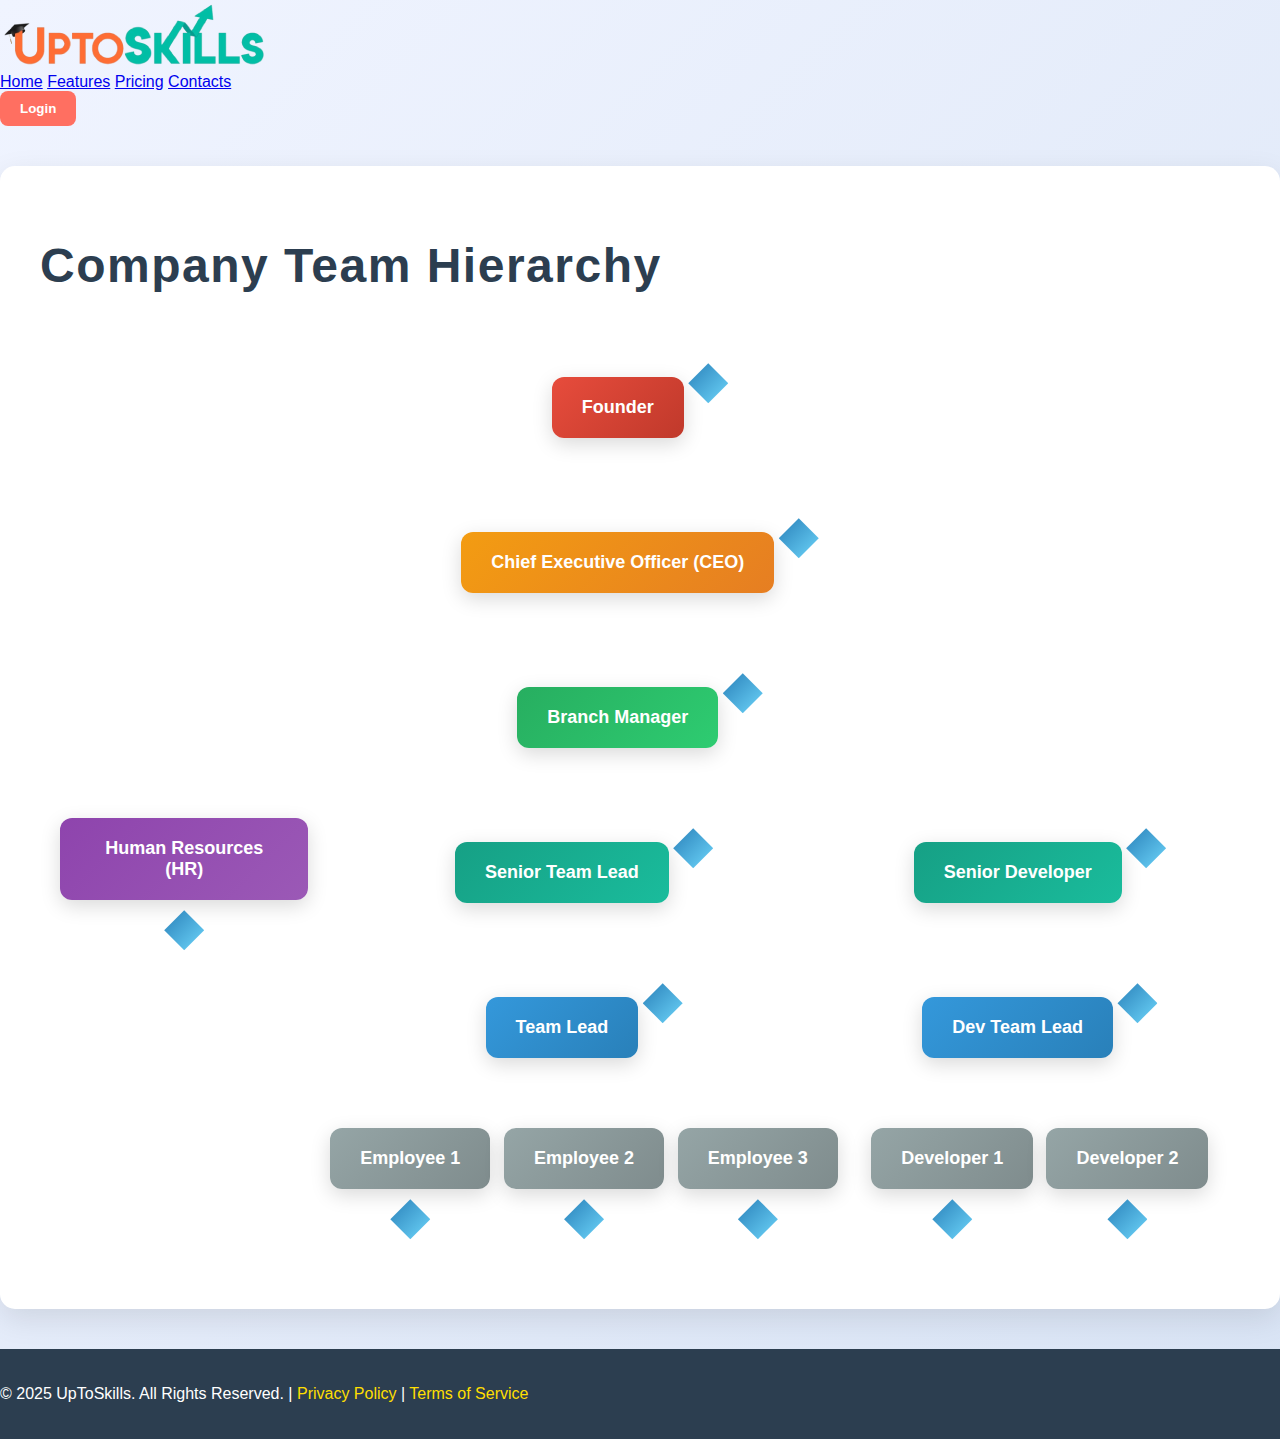
<file: team hierarchy/index.html>
<!DOCTYPE html>
<html lang="en">

<head>
    <meta charset="UTF-8">
    <meta name="viewport" content="width=device-width, initial-scale=1.0">
    <title>compant team hierarchy</title>
    <link rel="stylesheet" href="style.css">
</head>

<body>
    <nav>
        <div class="logo">
            <img src="upto logo.png" alt="HRMS Logo">
        </div>
        <div class="n-links">
            <a href=".1">Home</a>
            <a href=".2">Features</a>
            <a href=".3">Pricing</a>
            <a href=".4">Contacts</a>
        </div>
        <div>
            <button class="cta-button" onclick="window.location.href='#'">Login</button>
        </div>
    </nav>
    <div class="hierarchy-container mt-5">
        <h1>Company Team Hierarchy</h1>
        <div class="org-chart">
            <ul>
                <li>
                    <div class="role founder">Founder</div>
                    <div class="arrow"></div>
                    <ul>
                        <li>
                            <div class="role ceo">Chief Executive Officer (CEO)</div>
                            <div class="arrow"></div>
                            <ul>
                                <li>
                                    <div class="role branch-manager">Branch Manager</div>
                                    <div class="arrow"></div>
                                    <ul>
                                        <li>
                                            <div class="role hr">Human Resources (HR)</div>
                                            <div class="arrow"></div>
                                        </li>
                                        <li>
                                            <div class="role senior-team-lead">Senior Team Lead</div>
                                            <div class="arrow"></div>
                                            <ul>
                                                <li>
                                                    <div class="role team-lead">Team Lead</div>
                                                    <div class="arrow"></div>
                                                    <ul>
                                                        <li>
                                                            <div class="role employee">Employee 1</div>
                                                            <div class="arrow"></div>
                                                        </li>
                                                        <li>
                                                            <div class="role employee">Employee 2</div>
                                                            <div class="arrow"></div>
                                                        </li>
                                                        <li>
                                                            <div class="role employee">Employee 3</div>
                                                            <div class="arrow"></div>
                                                        </li>
                                                    </ul>
                                                </li>
                                            </ul>
                                        </li>
                                        <li>
                                            <div class="role senior-team-lead">Senior Developer</div>
                                            <div class="arrow"></div>
                                            <ul>
                                                <li>
                                                    <div class="role team-lead">Dev Team Lead</div>
                                                    <div class="arrow"></div>
                                                    <ul>
                                                        <li>
                                                            <div class="role employee">Developer 1</div>
                                                            <div class="arrow"></div>
                                                        </li>
                                                        <li>
                                                            <div class="role employee">Developer 2</div>
                                                            <div class="arrow"></div>
                                                        </li>
                                                    </ul>
                                                </li>
                                            </ul>
                                        </li>
                                    </ul>
                                </li>
                            </ul>
                        </li>
                    </ul>
                </li>
            </ul>
        </div>
    </div>

    <footer class="text-center">
        <p>&copy; 2025 UpToSkills. All Rights Reserved. | <a href="#">Privacy Policy</a> | <a href="#">Terms of Service</a></p>
    </footer>

</body>

</html>
</file>
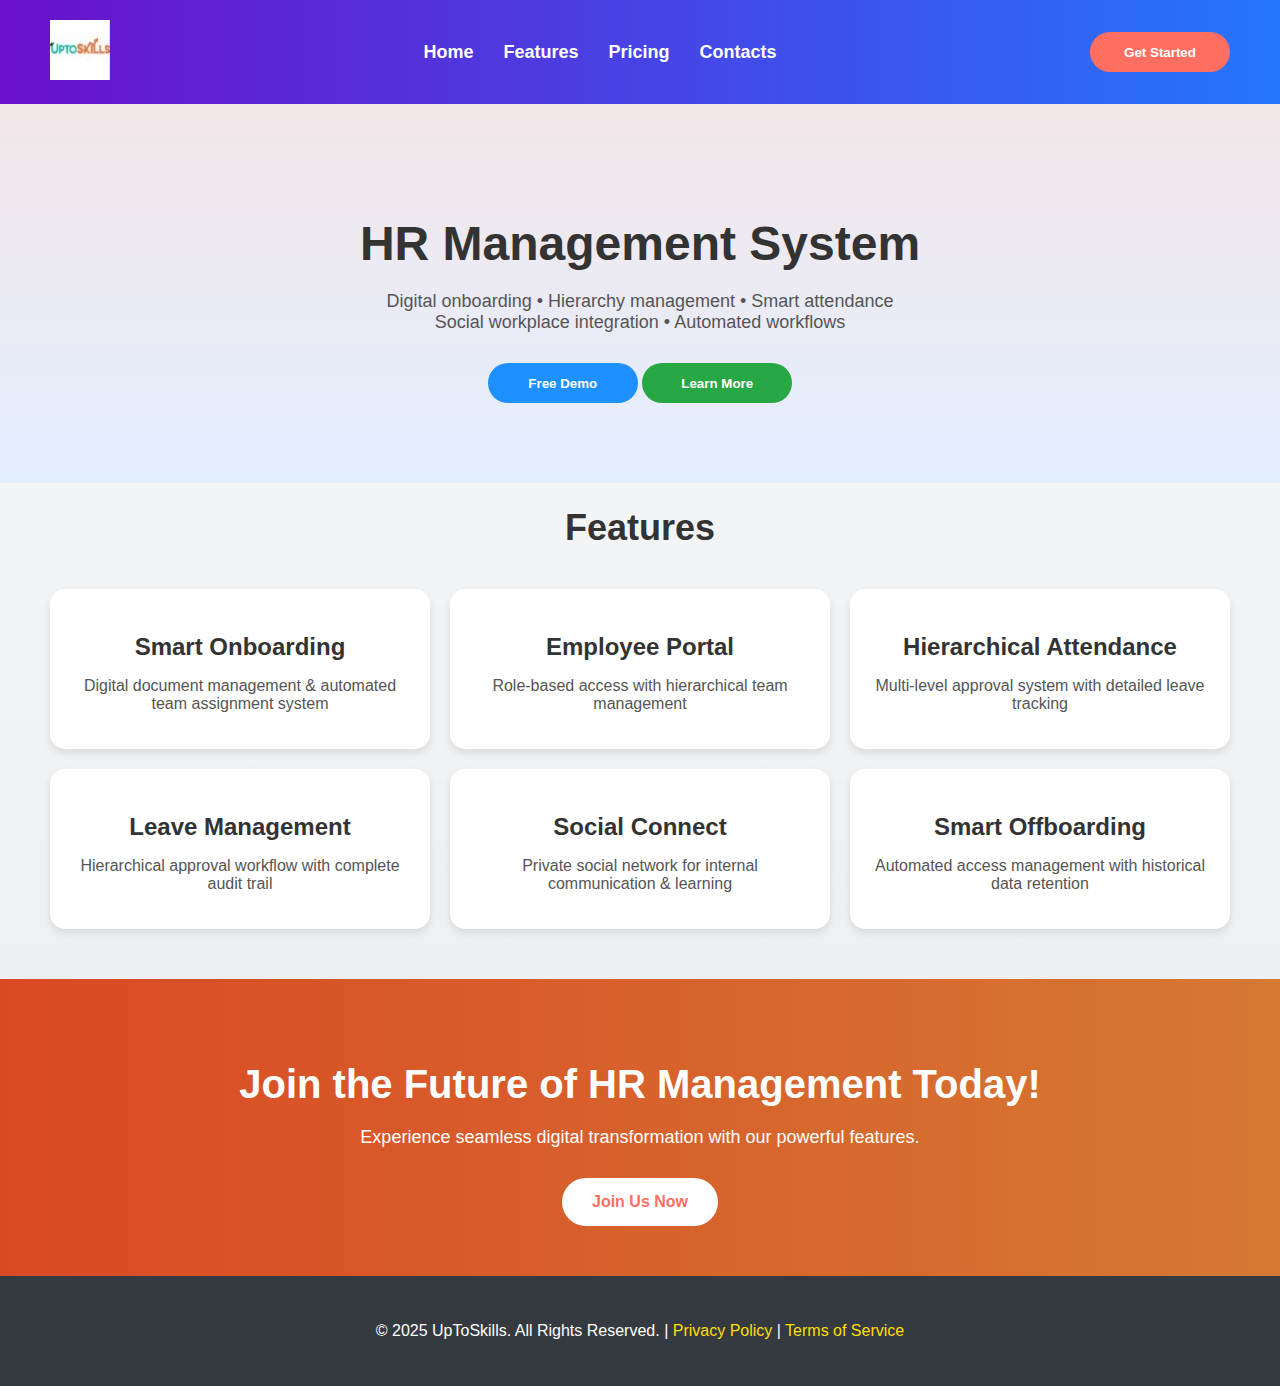
<file: ak.html>
<!DOCTYPE html>
<html lang="en">

<head>
    <meta charset="UTF-8">
    <meta name="viewport" content="width=device-width, initial-scale=1.0">
    <title>Document</title>
    <link rel="stylesheet" href="ak.css">
</head>

<body>
    <nav>

        <div class="logo">
            <img src="Uptoskills logo.jpg" alt="HRMS Logo">
        </div>
        <div class="n-links">
            <a href=".1">Home</a>
            <a href=".2">Features</a>
            <a href=".3">Pricing</a>
            <a href=".4">Contacts</a>
        </div>
        <div>
            <button id="GS">Get Started</button>
        </div>
    </nav>

    <div class="Mangmt">
        <h1>HR Management System</h1>
        <p>Digital onboarding • Hierarchy management • Smart attendance<br> Social workplace integration • Automated workflows</p>
        <div class="MangmtBT">
            <button id="FD">Free Demo</button>
            <button id="LM">Learn More</button>
        </div>
    </div>

    <div class="Outerdiv">
        <h1>Features</h1>
        <div class="features">
            <div class="module-card">
                <h3>Smart Onboarding</h3>
                <p>Digital document management & automated team assignment system</p>
            </div>
            <div class="module-card">
                <h3>Employee Portal</h3>
                <p>Role-based access with hierarchical team management</p>
            </div>
            <div class="module-card">
                <h3>Hierarchical Attendance</h3>
                <p>Multi-level approval system with detailed leave tracking</p>
            </div>
            <div class="module-card">
                <h3>Leave Management</h3>
                <p>Hierarchical approval workflow with complete audit trail</p>
            </div>
            <div class="module-card">
                <h3>Social Connect</h3>
                <p>Private social network for internal communication & learning</p>
            </div>
            <div class="module-card">
                <h3>Smart Offboarding</h3>
                <p>Automated access management with historical data retention</p>
            </div>

        </div>
    </div>
    <div class="call-to-action">
        <h2>Join the Future of HR Management Today!</h2>
        <p>Experience seamless digital transformation with our powerful features.</p>
        <button>Join Us Now</button>
    </div>
    <footer>
        <p>&copy; 2025 UpToSkills. All Rights Reserved. | <a href="#">Privacy Policy</a> | <a href="#">Terms of Service</a></p>
    </footer>

</body>

</html>
</file>
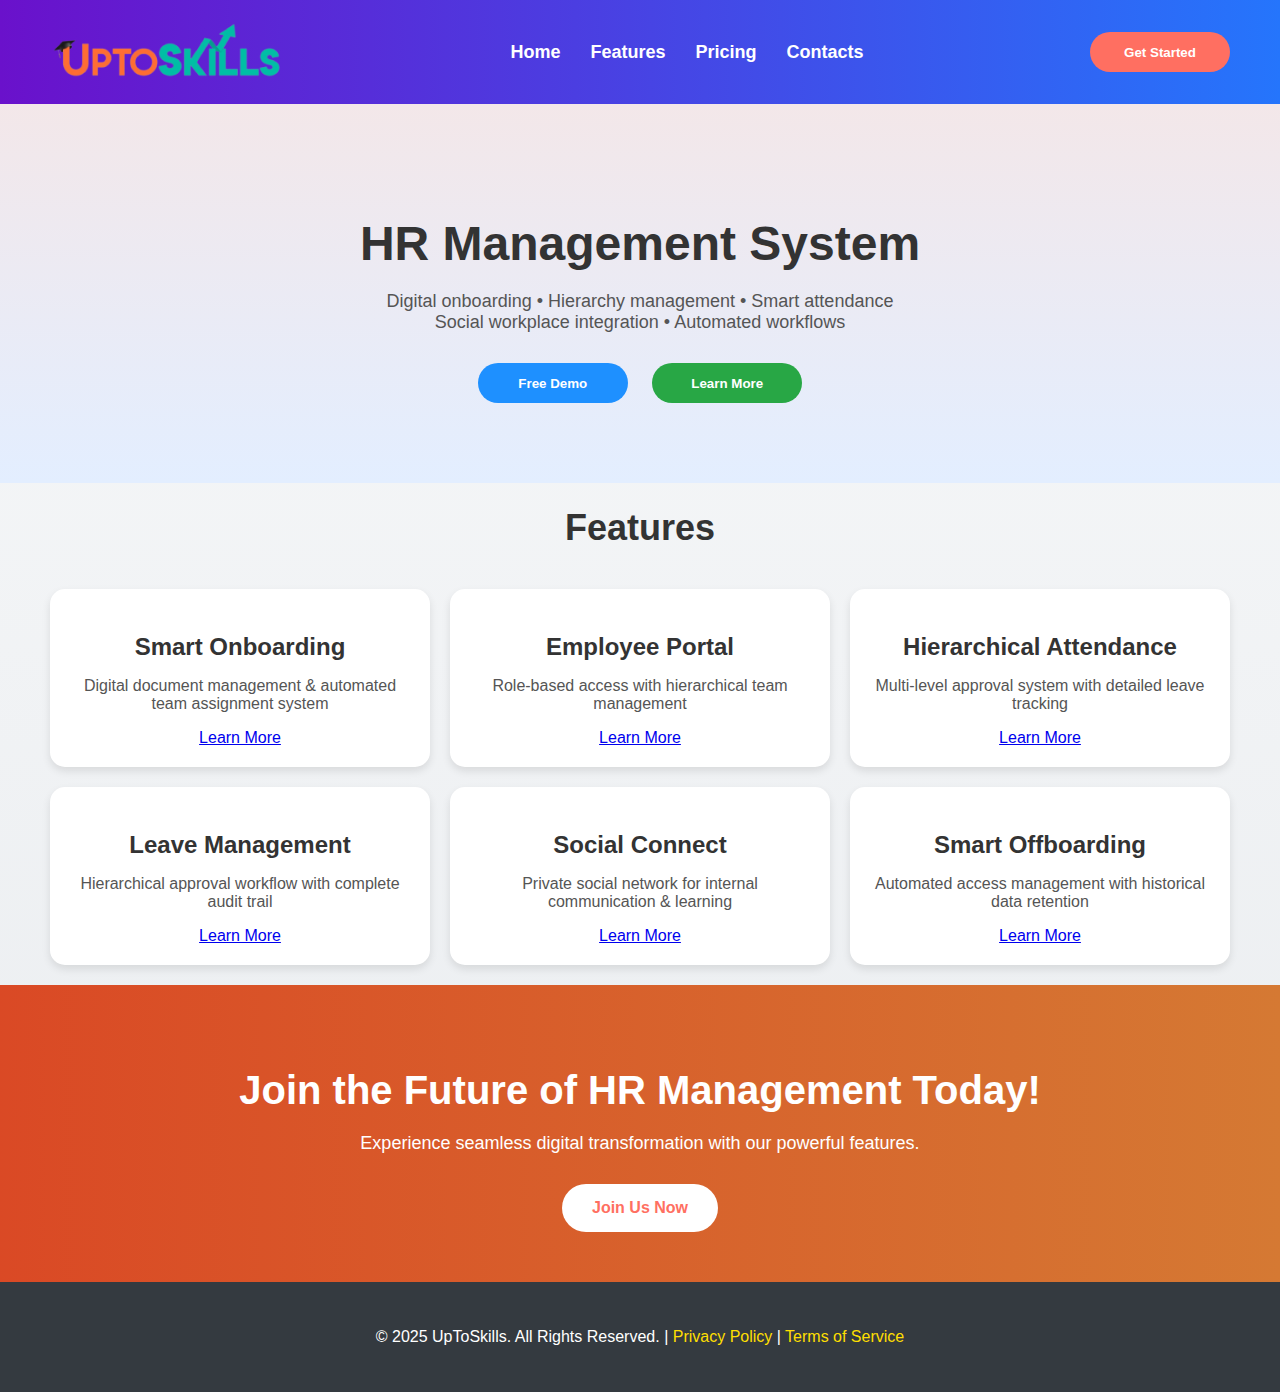
<file: home/ak.html>
<!DOCTYPE html>
<html lang="en">

<head>
    <meta charset="UTF-8">
    <meta name="viewport" content="width=device-width, initial-scale=1.0">
    <title>Document</title>
    <link rel="stylesheet" href="ak.css">
</head>

<body>
    <nav>
        <div class="logo">
            <img src="upto logo.png" alt="HRMS Logo">
        </div>
        <div class="n-links">
            <a href=".1">Home</a>
            <a href=".2">Features</a>
            <a href=".3">Pricing</a>
            <a href=".4">Contacts</a>
        </div>
        <div>
            <button id="GS" onclick="location.href='signup.html'">Get Started</button>
        </div>
    </nav>

    <div class="Mangmt">
        <h1>HR Management System</h1>
        <p>Digital onboarding • Hierarchy management • Smart attendance<br> Social workplace integration • Automated workflows</p>
        <div class="MangmtBT">
            <button id="FD">Free Demo</button>
            <button id="LM">Learn More</button>
        </div>
    </div>

    <div class="Outerdiv">
        <h1>Features</h1>
        <div class="features-row">
            <div class="module-card">
                <h3>Smart Onboarding</h3>
                <p>Digital document management & automated team assignment system</p>
                <a href="onboarding.html" target="_blank">Learn More</a>
            </div>
            <div class="module-card">
                <h3>Employee Portal</h3>
                <p>Role-based access with hierarchical team management</p>
                <a href="employee.html" target="_blank">Learn More</a>

            </div>
            <div class="module-card">
                <h3>Hierarchical Attendance</h3>
                <p>Multi-level approval system with detailed leave tracking</p>
                <a href="attendance.html" target="_blank">Learn More</a>

            </div>
        </div>
        <div class="features-row">
            <div class="module-card">
                <h3>Leave Management</h3>
                <p>Hierarchical approval workflow with complete audit trail</p>
                <a href="leave.html" target="_blank">Learn More</a>

            </div>
            <div class="module-card">
                <h3>Social Connect</h3>
                <p>Private social network for internal communication & learning</p>
                <a href="social.html" target="_blank">Learn More</a>

            </div>
            <div class="module-card">
                <h3>Smart Offboarding</h3>
                <p>Automated access management with historical data retention</p>
                <a href="offboarding.html" target="_blank">Learn More</a>

            </div>
        </div>
    </div>

    <div class="call-to-action">
        <h2>Join the Future of HR Management Today!</h2>
        <p>Experience seamless digital transformation with our powerful features.</p>
        <button>Join Us Now</button>
    </div>

    <footer>
        <p>&copy; 2025 UpToSkills. All Rights Reserved. | <a href="#">Privacy Policy</a> | <a href="#">Terms of Service</a></p>
    </footer>

</body>

</html>
</file>
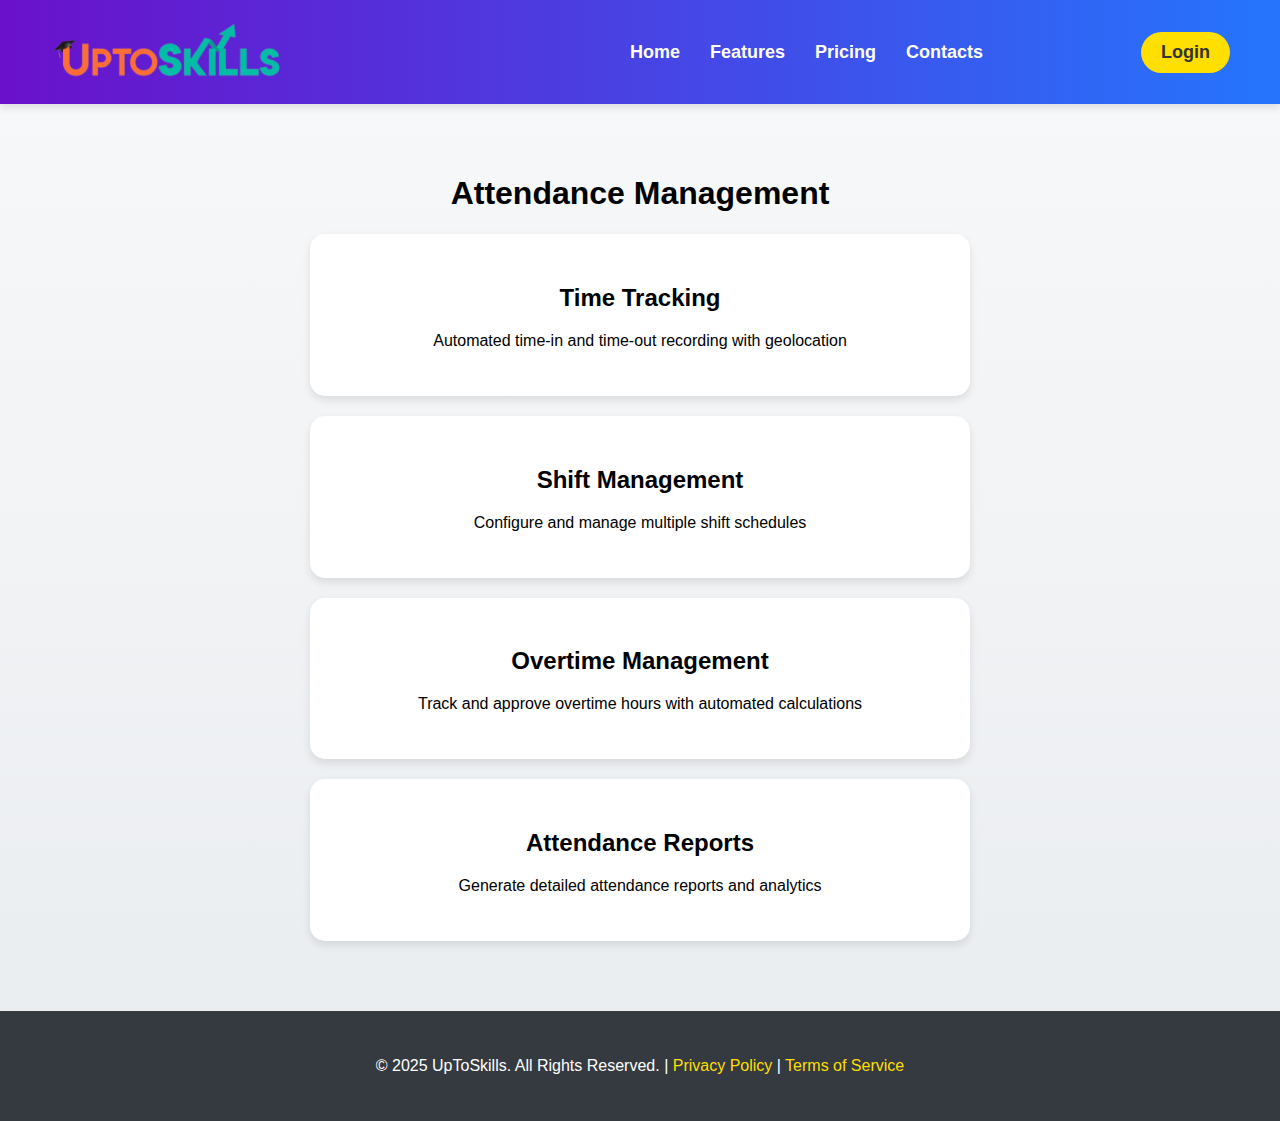
<file: home/attendance.html>
<!DOCTYPE html>
<html lang="en">

<head>
    <meta charset="UTF-8">
    <meta name="viewport" content="width=device-width, initial-scale=1.0">
    <title>Smart Onboarding</title>
    <link rel="stylesheet" href="attendance.css">
</head>

<body>
    <nav>
        <div class="logo">
            <a href="ak.html">
                <img src="upto logo.png" alt="HRMS Logo">
        </div>
        <div class="n-links">
            <a href="ak.html">Home</a>
            <a href="#features">Features</a>
            <a href="#pricing">Pricing</a>
            <a href="#contact">Contacts</a>
        </div>
        <div>
            <button class="cta-button" onclick="window.location.href='#'">Login</button>
        </div>
    </nav>

    <div class="page-container">
        <h1 class="page-title">Attendance Management</h1>

        <div class="content-card">
            <h2>Time Tracking</h2>
            <p>Automated time-in and time-out recording with geolocation</p>
        </div>

        <div class="content-card">
            <h2>Shift Management</h2>
            <p>Configure and manage multiple shift schedules</p>
        </div>

        <div class="content-card">
            <h2>Overtime Management</h2>
            <p>Track and approve overtime hours with automated calculations</p>
        </div>

        <div class="content-card">
            <h2>Attendance Reports</h2>
            <p>Generate detailed attendance reports and analytics</p>
        </div>
    </div>

    <footer>
        <p>&copy; 2025 UpToSkills. All Rights Reserved. | <a href="#">Privacy Policy</a> | <a href="#">Terms of Service</a></p>
    </footer>

</body>

</html>
</file>
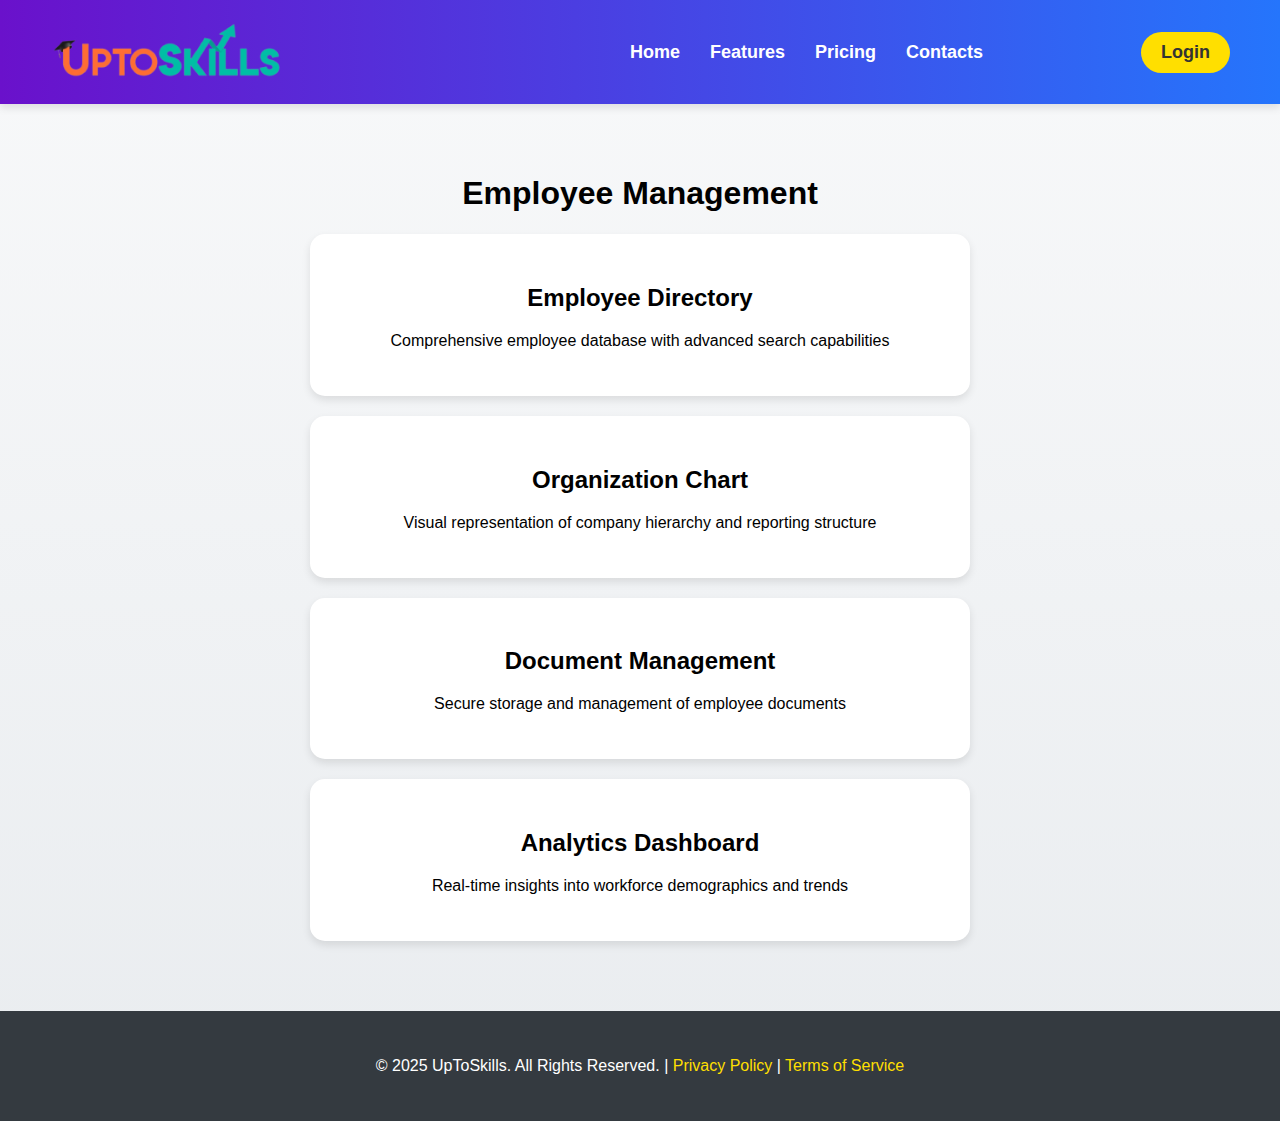
<file: home/employee.html>
<!DOCTYPE html>
<html lang="en">

<head>
    <meta charset="UTF-8">
    <meta name="viewport" content="width=device-width, initial-scale=1.0">
    <title>Smart Onboarding</title>
    <link rel="stylesheet" href="employee.css">
</head>

<body>
    <nav>
        <div class="logo">
            <a href="ak.html">
                <img src="upto logo.png" alt="HRMS Logo">
        </div>
        <div class="n-links">
            <a href="ak.html">Home</a>
            <a href="#features">Features</a>
            <a href="#pricing">Pricing</a>
            <a href="#contact">Contacts</a>
        </div>
        <div>
            <button class="cta-button" onclick="window.location.href='#'">Login</button>
        </div>
    </nav>
    <div class="page-container">
        <h1 class="page-title">Employee Management</h1>

        <div class="content-card">
            <h2>Employee Directory</h2>
            <p>Comprehensive employee database with advanced search capabilities</p>
        </div>

        <div class="content-card">
            <h2>Organization Chart</h2>
            <p>Visual representation of company hierarchy and reporting structure</p>
        </div>

        <div class="content-card">
            <h2>Document Management</h2>
            <p>Secure storage and management of employee documents</p>
        </div>

        <div class="content-card">
            <h2>Analytics Dashboard</h2>
            <p>Real-time insights into workforce demographics and trends</p>
        </div>
    </div>

    <footer>
        <p>&copy; 2025 UpToSkills. All Rights Reserved. | <a href="#">Privacy Policy</a> | <a href="#">Terms of Service</a></p>
    </footer>

</body>

</html>
</file>
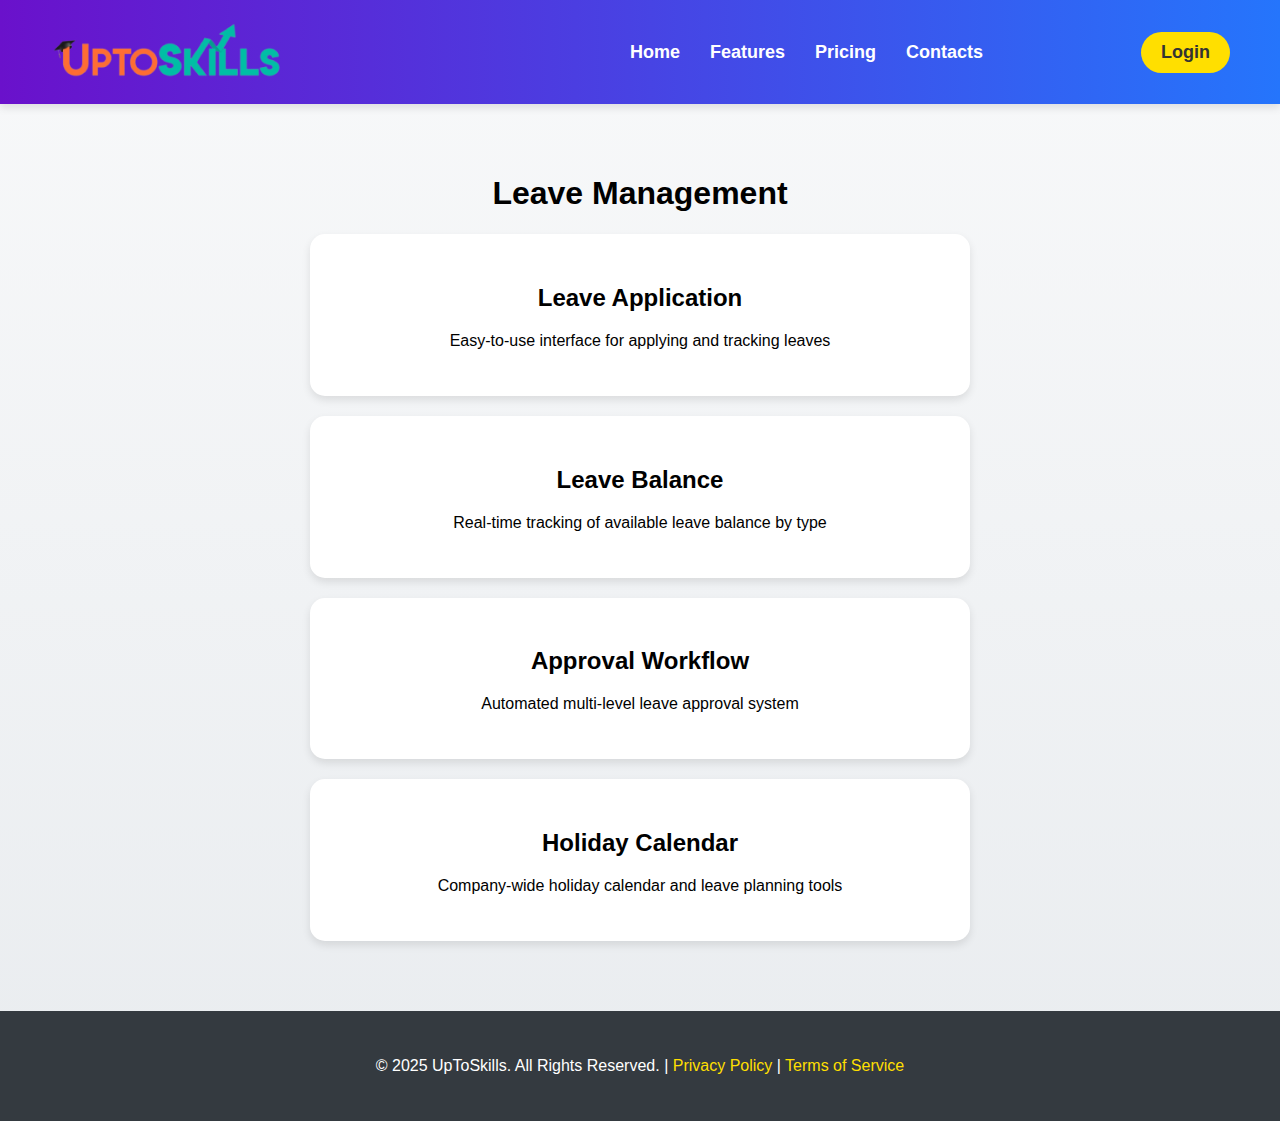
<file: home/leave.html>
<!DOCTYPE html>
<html lang="en">

<head>
    <meta charset="UTF-8">
    <meta name="viewport" content="width=device-width, initial-scale=1.0">
    <title>Smart Onboarding</title>
    <link rel="stylesheet" href="employee.css">
</head>

<body>
    <nav>
        <div class="logo">
            <a href="ak.html">
                <img src="upto logo.png" alt="HRMS Logo">
        </div>
        <div class="n-links">
            <a href="ak.html">Home</a>
            <a href="#features">Features</a>
            <a href="#pricing">Pricing</a>
            <a href="#contact">Contacts</a>
        </div>
        <div>
            <button class="cta-button" onclick="window.location.href='#'">Login</button>
        </div>
    </nav>
    <div class="page-container">
        <h1 class="page-title">Leave Management</h1>

        <div class="content-card">
            <h2>Leave Application</h2>
            <p>Easy-to-use interface for applying and tracking leaves</p>
        </div>

        <div class="content-card">
            <h2>Leave Balance</h2>
            <p>Real-time tracking of available leave balance by type</p>
        </div>

        <div class="content-card">
            <h2>Approval Workflow</h2>
            <p>Automated multi-level leave approval system</p>
        </div>

        <div class="content-card">
            <h2>Holiday Calendar</h2>
            <p>Company-wide holiday calendar and leave planning tools</p>
        </div>
    </div>

    <footer>
        <p>&copy; 2025 UpToSkills. All Rights Reserved. | <a href="#">Privacy Policy</a> | <a href="#">Terms of Service</a></p>
    </footer>

</body>

</html>
</file>
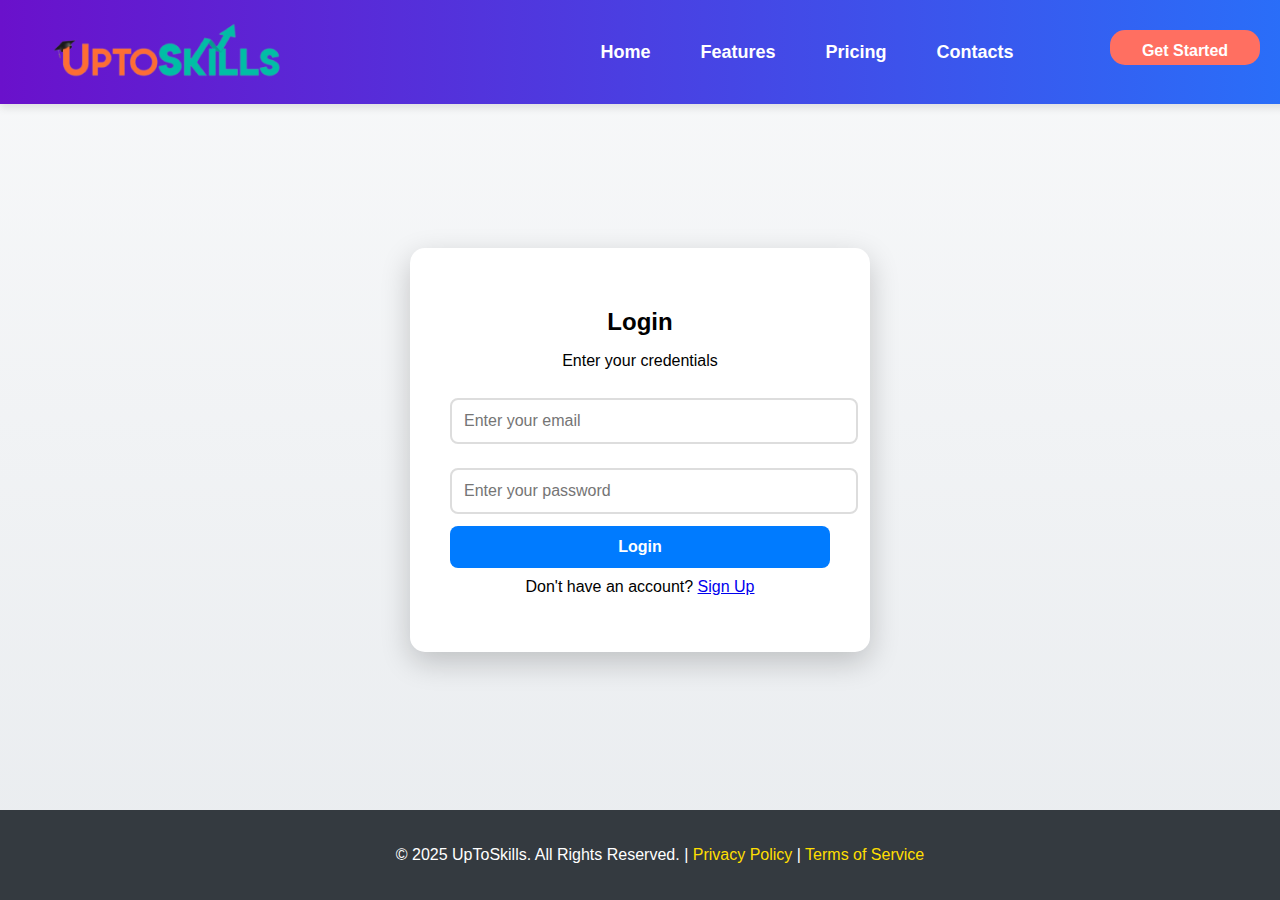
<file: home/login.html>
<!DOCTYPE html>
<html lang="en">

<head>
    <meta charset="UTF-8">
    <meta name="viewport" content="width=device-width, initial-scale=1.0">
    <title>Login Form</title>
    <style>
        body {
            font-family: 'Poppins', sans-serif;
            margin: 0;
            padding: 0;
            box-sizing: border-box;
            background: linear-gradient(to bottom, #f8f9fa, #e9ecef);
            overflow-x: hidden;
            display: flex;
            flex-direction: column;
            justify-content: center;
            align-items: center;
            height: 100vh;
            position: relative;
        }
        
        nav {
            width: 100%;
            display: flex;
            justify-content: space-between;
            align-items: center;
            padding: 20px 50px;
            background: linear-gradient(to right, #6a11cb, #2575fc);
            box-shadow: 0 4px 8px rgba(0, 0, 0, 0.1);
            position: absolute;
            top: 0;
            left: 0;
        }
        
        .logo img {
            height: 60px;
            transition: transform 0.3s ease;
        }
        
        .logo img:hover {
            transform: scale(1.1);
        }
        
        .n-links {
            display: flex;
            gap: 50px;
            margin-left: auto;
            margin-right: auto;
        }
        
        .n-links a {
            color: white;
            font-weight: 600;
            text-decoration: none;
            font-size: 18px;
            transition: color 0.3s ease, transform 0.2s ease;
        }
        
        .n-links a:hover {
            color: #ffdf00;
            transform: translateY(-2px);
        }
        
        #GS {
            background-color: #ff6f61;
            color: white;
            height: 35px;
            width: 150px;
            border-radius: 15px;
            border: none;
            font-weight: bold;
            cursor: pointer;
            transition: all 0.3s ease;
            position: fixed;
            right: 20px;
            top: 30px;
        }
        
        #GS:hover {
            background-color: #ff4b2b;
            box-shadow: 0 4px 8px rgba(0, 0, 0, 0.2);
            transform: scale(1.05);
        }
        
        .card {
            background: white;
            padding: 40px;
            border-radius: 15px;
            box-shadow: 0 10px 30px rgba(0, 0, 0, 0.2);
            width: 380px;
            text-align: center;
            animation: fadeIn 1s ease-in-out;
        }
        
        @keyframes fadeIn {
            from {
                opacity: 0;
                transform: translateY(-20px);
            }
            to {
                opacity: 1;
                transform: translateY(0);
            }
        }
        
        h2 {
            margin-bottom: 10px;
        }
        
        input {
            width: 100%;
            padding: 12px;
            margin: 12px 0;
            border: 2px solid #ddd;
            border-radius: 8px;
            font-size: 16px;
            transition: border-color 0.3s;
        }
        
        input:focus {
            border-color: #2575fc;
            outline: none;
        }
        
        button {
            width: 100%;
            padding: 12px;
            background: #007bff;
            color: white;
            border: none;
            border-radius: 8px;
            cursor: pointer;
            font-size: 16px;
            font-weight: bold;
            transition: 0.3s;
        }
        
        button:hover {
            background: #0056b3;
        }
        
        .signup-link {
            margin-top: 10px;
        }
        
        footer {
            width: 100%;
            background: #343a40;
            color: white;
            padding: 20px;
            text-align: center;
            position: absolute;
            bottom: 0;
            left: 0;
        }
        
        footer a {
            color: #ffdf00;
            text-decoration: none;
            transition: color 0.3s ease;
        }
        
        footer a:hover {
            text-decoration: underline;
            color: #ffd700;
        }
    </style>
</head>

<body>
    <nav>
        <div class="logo">
            <a href="ak.html">
                <img src="upto logo.png" alt="HRMS Logo">
            </a>
        </div>
        <div class="n-links">
            <a href="ak.html">Home</a>
            <a href="#features">Features</a>
            <a href="#pricing">Pricing</a>
            <a href="#contact">Contacts</a>
        </div>
        <div>
            <button id="GS" onclick="location.href='signup.html'">Get Started</button>
        </div>
    </nav>
    <div class="card">
        <h2>Login</h2>
        <p>Enter your credentials</p>
        <input type="email" placeholder="Enter your email" id="email">
        <input type="password" placeholder="Enter your password" id="password">
        <button onclick="login()">Login</button>
        <p class="signup-link">Don't have an account? <a href="signup.html">Sign Up</a></p>
    </div>
    <script>
        function login() {
            alert("Login successful!");
        }
    </script>
    <footer>
        <p>&copy; 2025 UpToSkills. All Rights Reserved. | <a href="#">Privacy Policy</a> | <a href="#">Terms of Service</a></p>
    </footer>
</body>

</html>
</file>
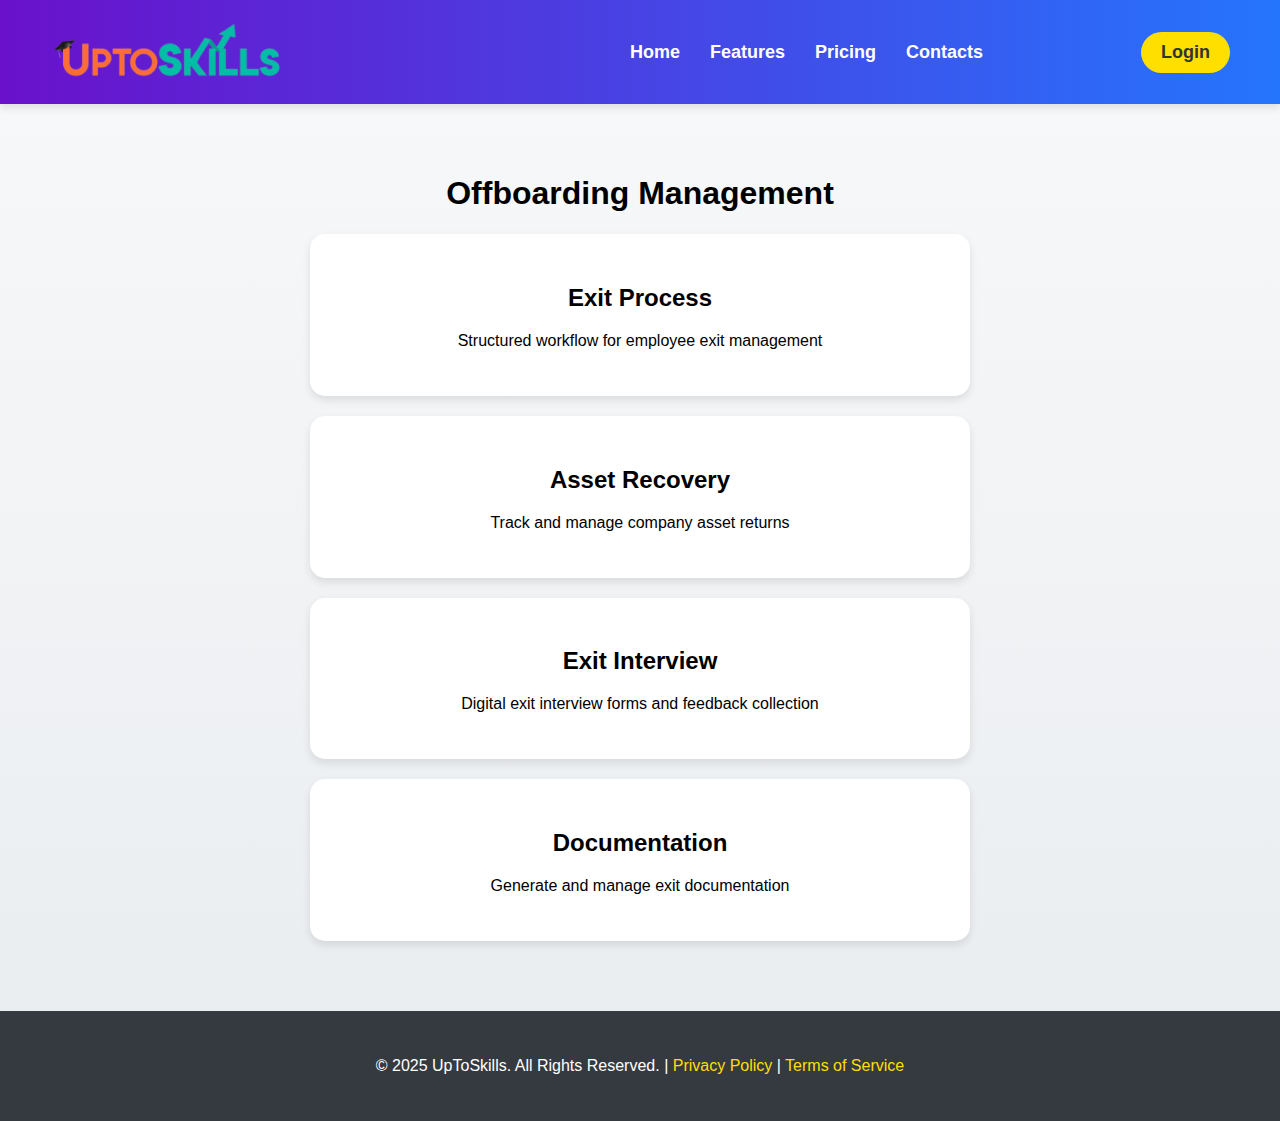
<file: home/offboarding.html>
<!DOCTYPE html>
<html lang="en">

<head>
    <meta charset="UTF-8">
    <meta name="viewport" content="width=device-width, initial-scale=1.0">
    <title>Smart Onboarding</title>
    <link rel="stylesheet" href="employee.css">
</head>

<body>
    <nav>
        <div class="logo">
            <a href="ak.html">
                <img src="upto logo.png" alt="HRMS Logo">
        </div>
        <div class="n-links">
            <a href="ak.html">Home</a>
            <a href="#features">Features</a>
            <a href="#pricing">Pricing</a>
            <a href="#contact">Contacts</a>
        </div>
        <div>
            <button class="cta-button" onclick="window.location.href='#'">Login</button>
        </div>
    </nav>
    <div class="page-container">
        <h1 class="page-title">Offboarding Management</h1>

        <div class="content-card">
            <h2>Exit Process</h2>
            <p>Structured workflow for employee exit management</p>
        </div>

        <div class="content-card">
            <h2>Asset Recovery</h2>
            <p>Track and manage company asset returns</p>
        </div>

        <div class="content-card">
            <h2>Exit Interview</h2>
            <p>Digital exit interview forms and feedback collection</p>
        </div>

        <div class="content-card">
            <h2>Documentation</h2>
            <p>Generate and manage exit documentation</p>
        </div>
    </div>

    <footer>
        <p>&copy; 2025 UpToSkills. All Rights Reserved. | <a href="#">Privacy Policy</a> | <a href="#">Terms of Service</a></p>
    </footer>

</body>

</html>
</file>
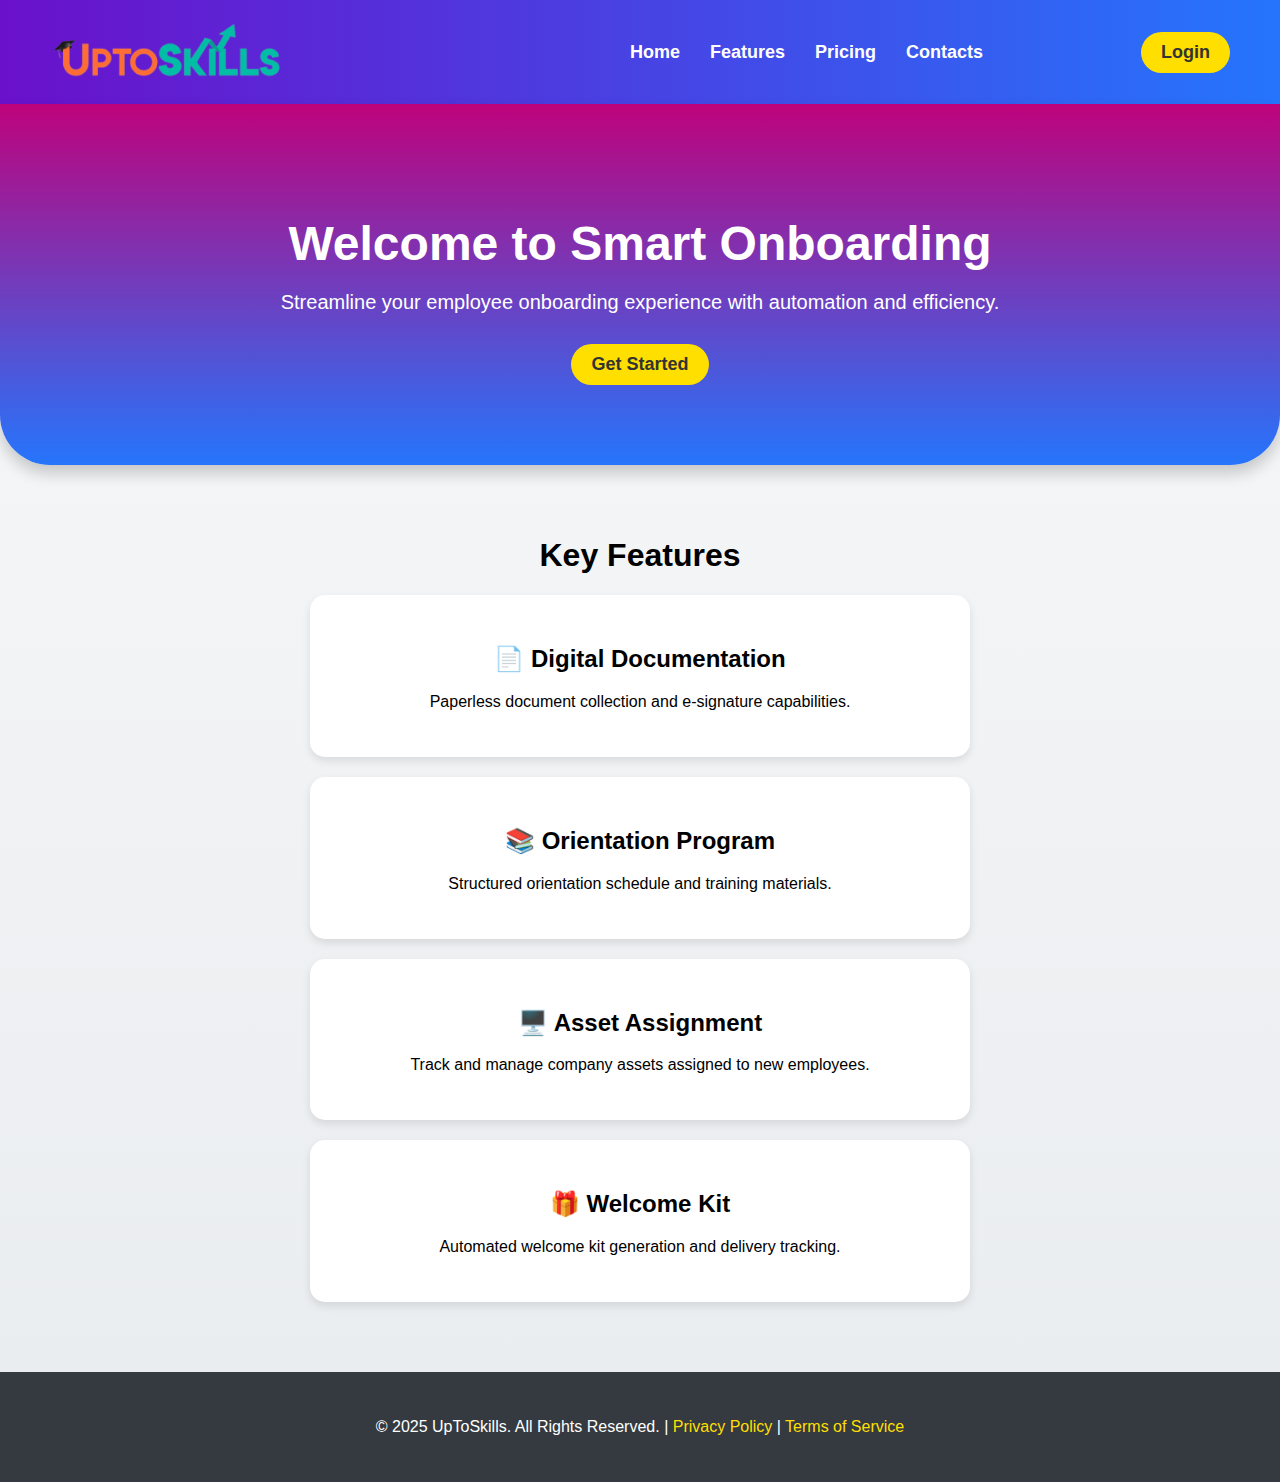
<file: home/onboarding.html>
<!DOCTYPE html>
<html lang="en">

<head>
    <meta charset="UTF-8">
    <meta name="viewport" content="width=device-width, initial-scale=1.0">
    <title>Smart Onboarding</title>
    <link rel="stylesheet" href="onboarding.css">
</head>

<body>
    <nav>
        <div class="logo">
            <a href="ak.html">
                <img src="upto logo.png" alt="HRMS Logo">
        </div>
        <div class="n-links">
            <a href="ak.html">Home</a>
            <a href="#features">Features</a>
            <a href="#pricing">Pricing</a>
            <a href="#contact">Contacts</a>
        </div>
        <div>
            <button class="cta-button" onclick="window.location.href='#'">Login</button>
        </div>
    </nav>

    <header class="hero-section">
        <h1>Welcome to Smart Onboarding</h1>
        <p>Streamline your employee onboarding experience with automation and efficiency.</p>
        <button class="cta-button" onclick="window.location.href='signup.html'">Get Started</button>
    </header>

    <div class="page-container">
        <h1 class="page-title" id="features">Key Features</h1>

        <div class="content-card">
            <h2>📄 Digital Documentation</h2>
            <p>Paperless document collection and e-signature capabilities.</p>
        </div>

        <div class="content-card">
            <h2>📚 Orientation Program</h2>
            <p>Structured orientation schedule and training materials.</p>
        </div>

        <div class="content-card">
            <h2>🖥️ Asset Assignment</h2>
            <p>Track and manage company assets assigned to new employees.</p>
        </div>

        <div class="content-card">
            <h2>🎁 Welcome Kit</h2>
            <p>Automated welcome kit generation and delivery tracking.</p>
        </div>
    </div>


    <footer>
        <p>&copy; 2025 UpToSkills. All Rights Reserved. | <a href="#">Privacy Policy</a> | <a href="#">Terms of Service</a></p>
    </footer>

</body>

</html>
</file>
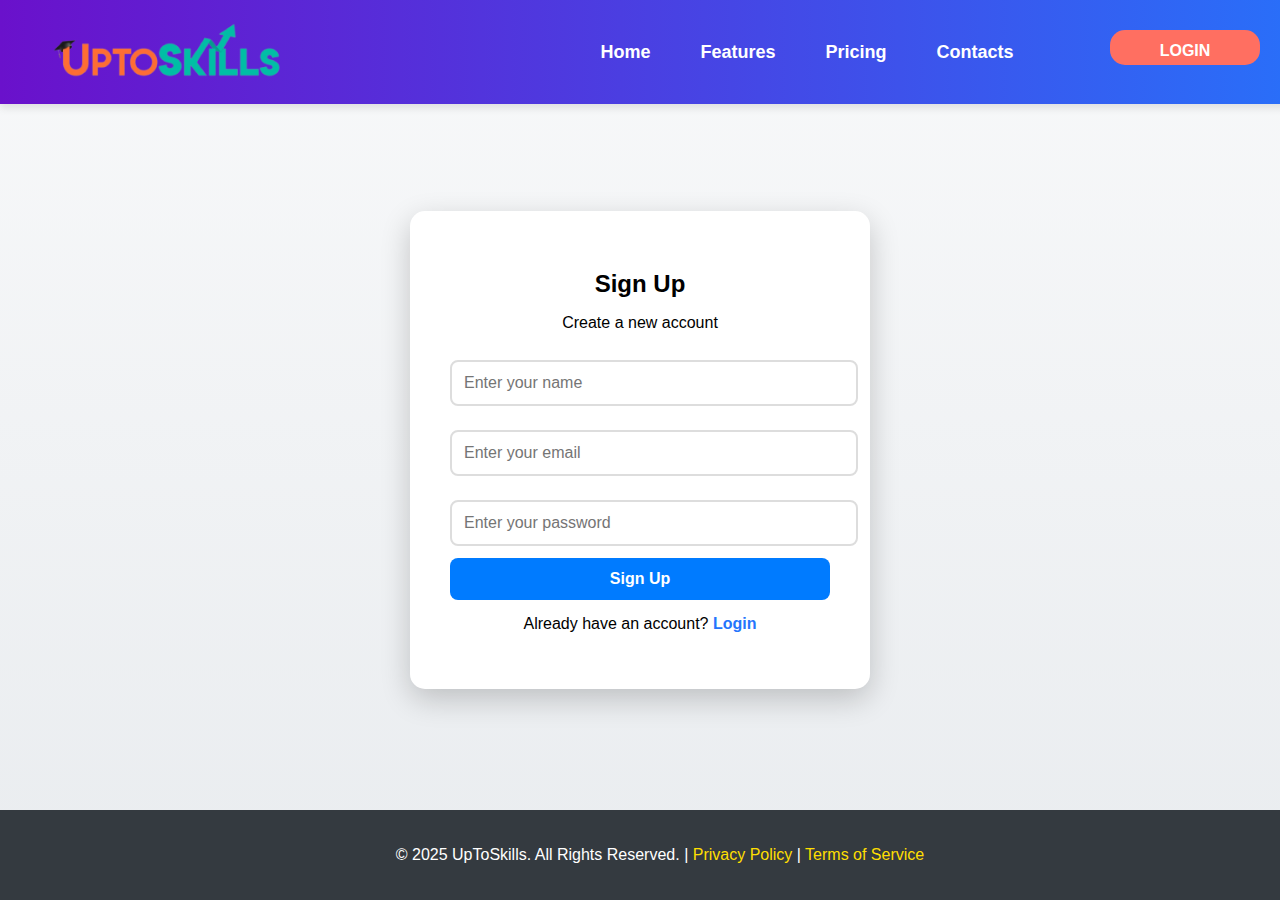
<file: home/signup.html>
<!DOCTYPE html>
<html lang="en">

<head>
    <meta charset="UTF-8">
    <meta name="viewport" content="width=device-width, initial-scale=1.0">
    <title>Signup Form</title>
    <style>
        body {
            font-family: 'Poppins', sans-serif;
            margin: 0;
            padding: 0;
            box-sizing: border-box;
            background: linear-gradient(to bottom, #f8f9fa, #e9ecef);
            overflow-x: hidden;
            display: flex;
            flex-direction: column;
            justify-content: center;
            align-items: center;
            height: 100vh;
            position: relative;
        }
        
        nav {
            width: 100%;
            display: flex;
            justify-content: space-between;
            align-items: center;
            padding: 20px 50px;
            background: linear-gradient(to right, #6a11cb, #2575fc);
            box-shadow: 0 4px 8px rgba(0, 0, 0, 0.1);
            position: absolute;
            top: 0;
            left: 0;
        }
        
        .logo img {
            height: 60px;
            transition: transform 0.3s ease;
        }
        
        .logo img:hover {
            transform: scale(1.1);
        }
        
        .n-links {
            display: flex;
            gap: 50px;
            margin-left: auto;
            margin-right: auto;
        }
        
        .n-links a {
            color: white;
            font-weight: 600;
            text-decoration: none;
            font-size: 18px;
            transition: color 0.3s ease, transform 0.2s ease;
        }
        
        .n-links a:hover {
            color: #ffdf00;
            transform: translateY(-2px);
        }
        
        .card {
            background: white;
            padding: 40px;
            border-radius: 15px;
            box-shadow: 0 10px 30px rgba(0, 0, 0, 0.2);
            width: 380px;
            text-align: center;
            animation: fadeIn 1s ease-in-out;
        }
        
        @keyframes fadeIn {
            from {
                opacity: 0;
                transform: translateY(-20px);
            }
            to {
                opacity: 1;
                transform: translateY(0);
            }
        }
        
        h2 {
            margin-bottom: 10px;
        }
        
        input {
            width: 100%;
            padding: 12px;
            margin: 12px 0;
            border: 2px solid #ddd;
            border-radius: 8px;
            font-size: 16px;
            transition: border-color 0.3s;
        }
        
        input:focus {
            border-color: #2575fc;
            outline: none;
        }
        
        button {
            width: 100%;
            padding: 12px;
            background: #007bff;
            color: white;
            border: none;
            border-radius: 8px;
            cursor: pointer;
            font-size: 16px;
            font-weight: bold;
            transition: 0.3s;
        }
        
        button:hover {
            background: #0056b3;
        }
        
        .login-link {
            margin-top: 15px;
        }
        
        .login-link a {
            color: #2575fc;
            text-decoration: none;
            font-weight: bold;
        }
        
        #GS {
            background-color: #ff6f61;
            color: white;
            height: 35px;
            width: 150px;
            border-radius: 15px;
            border: none;
            font-weight: bold;
            cursor: pointer;
            transition: all 0.3s ease;
            position: fixed;
            right: 20px;
            top: 30px;
        }
        
        #GS:hover {
            background-color: #ff4b2b;
            box-shadow: 0 4px 8px rgba(0, 0, 0, 0.2);
            transform: scale(1.05);
        }
        
        footer {
            width: 100%;
            background: #343a40;
            color: white;
            padding: 20px;
            text-align: center;
            position: absolute;
            bottom: 0;
            left: 0;
        }
        
        footer a {
            color: #ffdf00;
            text-decoration: none;
            transition: color 0.3s ease;
        }
        
        footer a:hover {
            text-decoration: underline;
            color: #ffd700;
        }
    </style>
</head>

<body>
    <nav>
        <div class="logo">
            <a href="ak.html">
                <img src="upto logo.png" alt="HRMS Logo">
            </a>
        </div>
        <div class="n-links">
            <a href="ak.html">Home</a>
            <a href="#features">Features</a>
            <a href="#pricing">Pricing</a>
            <a href="#contact">Contacts</a>
        </div>
        <div>
            <button id="GS" onclick="location.href='login.html'">LOGIN</button>
        </div>

    </nav>
    <div class="card">
        <h2>Sign Up</h2>
        <p>Create a new account</p>
        <input type="text" placeholder="Enter your name" id="name">
        <input type="email" placeholder="Enter your email" id="email">
        <input type="password" placeholder="Enter your password" id="password">
        <button onclick="signup()">Sign Up</button>
        <p class="login-link">Already have an account? <a href="login.html">Login</a></p>
    </div>
    <script>
        function signup() {
            alert("Signup successful!");
        }
    </script>
    <footer>
        <p>&copy; 2025 UpToSkills. All Rights Reserved. | <a href="#">Privacy Policy</a> | <a href="#">Terms of Service</a></p>
    </footer>
</body>

</html>
</file>
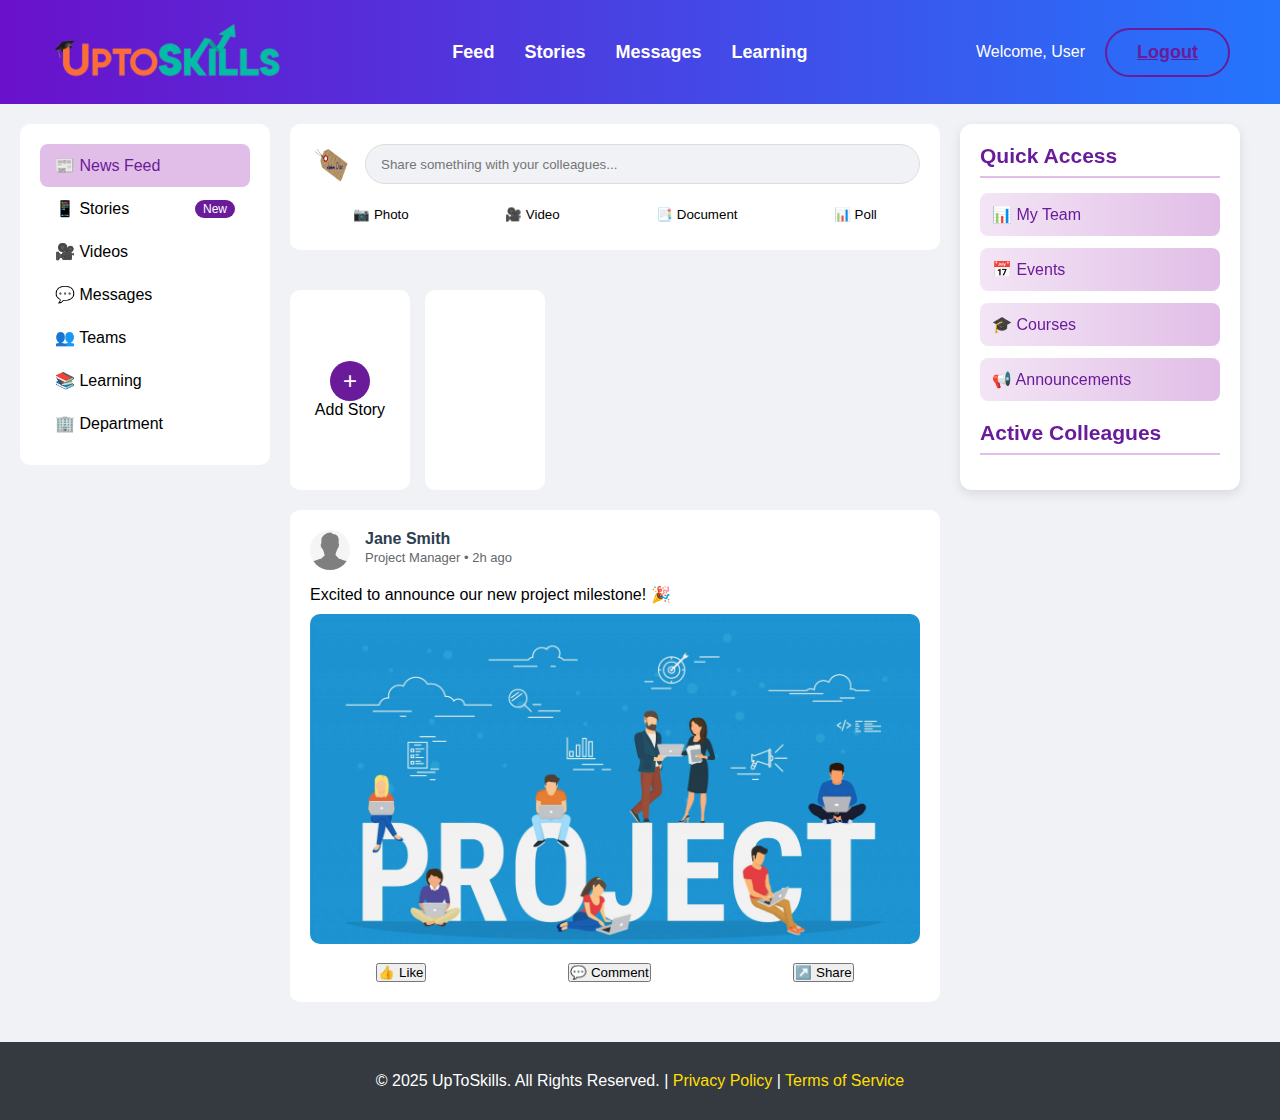
<file: home/social.html>
<!DOCTYPE html>
<html lang="en">

<head>
    <meta charset="UTF-8">
    <meta name="viewport" content="width=device-width, initial-scale=1.0">
    <title>HRMS - Social Connect</title>
    <link rel="stylesheet" href="social.css">
    <link href="https://fonts.googleapis.com/css2?family=Kanit:ital,wght@0,400;1,400&display=swap" rel="stylesheet">
    <script>
        // Check if user is logged in when page loads


        // Function to handle clicks on menu items
        function handleMenuClick(feature) {
            const isLoggedIn = sessionStorage.getItem('isLoggedIn');
            if (!isLoggedIn) {
                redirectToLogin();
                return;
            }
            // Handle the feature click if logged in
            console.log(`Accessing ${feature}`);
        }

        // Function to redirect to login
        function redirectToLogin() {
            window.location.href = 'login.html';
        }

        // Function to handle post creation
        function handlePostCreation() {
            const isLoggedIn = sessionStorage.getItem('isLoggedIn');
            if (!isLoggedIn) {
                redirectToLogin();
                return;
            }
            // Handle post creation if logged in
        }
    </script>
</head>

<body>
    <nav>
        <div class="logo">
            <a href="ak.html">
                <img src="upto logo.png" alt="HRMS Logo">
            </a>
        </div>
        <div class="nav-links">
            <a href="#feed" onclick="handleMenuClick('feed')">Feed</a>
            <a href="#stories" onclick="handleMenuClick('stories')">Stories</a>
            <a href="#messages" onclick="handleMenuClick('messages')">Messages</a>
            <a href="#learn" onclick="handleMenuClick('learning')">Learning</a>
        </div>
        <div class="user-info">
            <span>Welcome, User</span>
            <a href="ak.html" class="ghost-button">Logout</a>
        </div>
    </nav>

    <div class="social-container">
        <!-- Left Sidebar -->
        <div class="social-sidebar">
            <div class="menu-item active" onclick="handleMenuClick('news-feed')">
                <span>📰 News Feed</span>
            </div>
            <div class="menu-item" onclick="handleMenuClick('stories')">
                <span>📱 Stories</span>
                <span class="badge">New</span>
            </div>
            <div class="menu-item" onclick="handleMenuClick('videos')">
                <span>🎥 Videos</span>
            </div>
            <div class="menu-item" onclick="handleMenuClick('messages')">
                <span>💬 Messages</span>
            </div>
            <div class="menu-item" onclick="handleMenuClick('teams')">
                <span>👥 Teams</span>
            </div>
            <div class="menu-item" onclick="handleMenuClick('learning')">
                <span>📚 Learning</span>
            </div>
            <div class="menu-item" onclick="handleMenuClick('department')">
                <span>🏢 Department</span>
            </div>
        </div>

        <!-- Main Content -->
        <div class="social-main">
            <!-- Create Post Section -->
            <div class="create-post">
                <div class="post-input">
                    <img src="user.png" alt="User" class="avatar">
                    <input type="text" placeholder="Share something with your colleagues..." onclick="handlePostCreation()">
                </div>
                <div class="post-actions">
                    <button class="post-action-btn" onclick="handleMenuClick('photo')">📷 Photo</button>
                    <button class="post-action-btn" onclick="handleMenuClick('video')">🎥 Video</button>
                    <button class="post-action-btn" onclick="handleMenuClick('document')">📑 Document</button>
                    <button class="post-action-btn" onclick="handleMenuClick('poll')">📊 Poll</button>
                </div>
            </div>

            <!-- Stories Section -->
            <div class="stories-container">
                <div class="story-card add-story" onclick="handleMenuClick('add-story')">
                    <div class="add-story-icon">+</div>
                    <span>Add Story</span>
                </div>
                <!-- Example Story Cards -->
                <div class="story-card" onclick="handleMenuClick('view-story')">
                    <img src="user1.png" alt="User 1">
                    <span>John Doe</span>
                </div>
            </div>

            <!-- Feed Posts -->
            <div class="feed-posts">
                <div class="post-card">
                    <div class="post-header">
                        <img src="user2.jpeg" alt="User 2" class="avatar">
                        <div class="post-info">
                            <h4>Jane Smith</h4>
                            <span>Project Manager • 2h ago</span>
                        </div>
                    </div>
                    <div class="post-content">
                        <p>Excited to announce our new project milestone! 🎉</p>
                        <img src="project.jpg" alt="Project">
                    </div>
                    <div class="post-actions">
                        <button onclick="handleMenuClick('like')">👍 Like</button>
                        <button onclick="handleMenuClick('comment')">💬 Comment</button>
                        <button onclick="handleMenuClick('share')">↗️ Share</button>
                    </div>
                </div>
            </div>
        </div>

        <!-- Right Sidebar -->
        <div class="social-sidebar right">
            <div class="section-header">
                <h3>Quick Access</h3>
            </div>
            <div class="quick-links">
                <a href="#" onclick="handleMenuClick('my-team')" class="quick-link">📊 My Team</a>
                <a href="#" onclick="handleMenuClick('events')" class="quick-link">📅 Events</a>
                <a href="#" onclick="handleMenuClick('courses')" class="quick-link">🎓 Courses</a>
                <a href="#" onclick="handleMenuClick('announcements')" class="quick-link">📢 Announcements</a>
            </div>

            <div class="section-header">
                <h3>Active Colleagues</h3>
            </div>
            <div class="active-users">
                <!-- Active user list -->
            </div>
        </div>
    </div>

    <footer>
        <p>&copy; 2025 UpToSkills. All Rights Reserved. | <a href="#">Privacy Policy</a> | <a href="#">Terms of Service</a></p>
    </footer>

</body>

</html>

</html>
</file>
<file: team hierarchy/style.css>
body {
    font-family: 'Poppins', sans-serif;
    background: linear-gradient(135deg, #f0f4ff, #d9e4f5);
    color: #2c3e50;
    padding: 0;
    margin: 0;
    overflow-x: hidden;
}

.navbar {
    background: linear-gradient(to right, #6a11cb, #2575fc);
    box-shadow: 0 4px 8px rgba(0, 0, 0, 0.1);
    display: flex;
    justify-content: space-between;
    align-items: center;
    padding: 20px 50px;
}

.nav-link {
    color: white !important;
    font-weight: 600;
    transition: color 0.3s ease;
    align-items: center;
}

.nav-link:hover {
    color: #ffdf00 !important;
}

.cta-button {
    background-color: #ff6f61;
    color: white;
    border: none;
    padding: 10px 20px;
    border-radius: 8px;
    font-weight: bold;
    transition: all 0.3s ease;
}

.cta-button:hover {
    background-color: #ff4b2b;
    transform: scale(1.1);
    box-shadow: 0 4px 8px rgba(0, 0, 0, 0.2);
}

.hierarchy-container {
    max-width: 1400px;
    margin: 40px auto;
    padding: 40px;
    background: white;
    border-radius: 15px;
    box-shadow: 0 10px 30px rgba(0, 0, 0, 0.1);
}

h1 {
    font-size: 3rem;
    color: #2c3e50;
    margin-bottom: 40px;
    letter-spacing: 1.5px;
}

.org-chart ul {
    padding: 0;
    display: flex;
    justify-content: center;
    position: relative;
}

.org-chart ul ul {
    padding-top: 50px;
    display: flex;
    justify-content: center;
}

.org-chart li {
    list-style-type: none;
    text-align: center;
    position: relative;
    padding: 20px 5px 0;
}

.role {
    display: inline-block;
    padding: 20px 30px;
    font-size: 18px;
    font-weight: bold;
    color: white;
    border-radius: 12px;
    box-shadow: 0 6px 20px rgba(0, 0, 0, 0.15);
    transition: transform 0.3s ease, box-shadow 0.3s ease;
    position: relative;
}

.role:hover {
    transform: translateY(-10px) scale(1.05);
    box-shadow: 0 10px 25px rgba(0, 0, 0, 0.2);
}

.arrow {
    display: inline-block;
    width: 40px;
    height: 40px;
    background: linear-gradient(135deg, #2980b9, #6dd5fa);
    clip-path: polygon(50% 0%, 100% 50%, 50% 100%, 0% 50%);
    margin: 10px auto;
    box-shadow: 0 4px 10px rgba(0, 0, 0, 0.2);
    transition: transform 0.3s ease;
}

.arrow:hover {
    transform: translateY(-5px) scale(1.1);
    box-shadow: 0 6px 15px rgba(0, 0, 0, 0.3);
}

.founder {
    background: linear-gradient(135deg, #e74c3c, #c0392b);
}

.ceo {
    background: linear-gradient(135deg, #f39c12, #e67e22);
}

.branch-manager {
    background: linear-gradient(135deg, #27ae60, #2ecc71);
}

.hr {
    background: linear-gradient(135deg, #8e44ad, #9b59b6);
}

.senior-team-lead {
    background: linear-gradient(135deg, #16a085, #1abc9c);
}

.team-lead {
    background: linear-gradient(135deg, #3498db, #2980b9);
}

.employee {
    background: linear-gradient(135deg, #95a5a6, #7f8c8d);
}

footer {
    background: #2c3e50;
    color: white;
    padding: 20px 0;
}

footer a {
    color: #ffdf00;
    text-decoration: none;
}

footer a:hover {
    text-decoration: underline;
}

footer a:hover {
    text-decoration: underline;
}
</file>
<file: ak.css>
body {
    font-family: 'Poppins', sans-serif;
    margin: 0;
    padding: 0;
    box-sizing: border-box;
    background: linear-gradient(to bottom, #f8f9fa, #e9ecef);
    overflow-x: hidden;
}

nav {
    display: flex;
    justify-content: space-between;
    align-items: center;
    padding: 20px 50px;
    background: linear-gradient(to right, #6a11cb, #2575fc);
    box-shadow: 0 4px 8px rgba(0, 0, 0, 0.1);
}

.logo img {
    height: 60px;
}

.n-links {
    display: flex;
    gap: 30px;
}

.n-links a {
    color: white;
    font-weight: 600;
    text-decoration: none;
    font-size: 18px;
    transition: color 0.3s ease;
}

.n-links a:hover {
    color: #ffdf00;
}

#GS {
    background-color: #ff6f61;
    color: white;
    height: 40px;
    width: 140px;
    border-radius: 20px;
    border: none;
    font-weight: bold;
    cursor: pointer;
    transition: all 0.3s ease, transform 0.2s ease;
}

#GS:hover {
    background-color: #ff4b2b;
    box-shadow: 0 4px 8px rgba(0, 0, 0, 0.2);
    transform: scale(1.1);
}

.Mangmt {
    text-align: center;
    padding: 80px 20px;
    background: linear-gradient(to bottom, #f3e7e9, #e3eeff);
}

.Mangmt h1 {
    font-size: 48px;
    color: #333;
    margin-bottom: 20px;
}

.Mangmt p {
    font-size: 18px;
    color: #555;
    margin-bottom: 30px;
}

.MangmtBT button {
    border-radius: 25px;
    height: 40px;
    width: 150px;
    border: none;
    font-weight: bold;
    cursor: pointer;
    transition: all 0.3s ease, transform 0.2s ease;
}

.MangmtBT button:hover {
    transform: scale(1.1);
    box-shadow: 0 4px 8px rgba(0, 0, 0, 0.2);
}

#FD {
    background-color: #1e90ff;
    color: white;
}

#FD:hover {
    background-color: #007bff;
}

#LM {
    background-color: #28a745;
    color: white;
}

#LM:hover {
    background-color: #218838;
}

.Outerdiv h1 {
    font-size: 36px;
    text-align: center;
    margin-bottom: 40px;
    color: #333;
}

.features {
    display: grid;
    grid-template-columns: repeat(auto-fit, minmax(300px, 1fr));
    gap: 20px;
    padding: 0 50px 50px 50px;
}

.module-card {
    text-align: center;
    background: white;
    border-radius: 15px;
    padding: 20px;
    box-shadow: 0 4px 8px rgba(0, 0, 0, 0.1);
    transition: all 0.3s ease;
}

.module-card:hover {
    transform: translateY(-10px);
    box-shadow: 0 8px 16px rgba(0, 0, 0, 0.2);
    border: 2px solid #1e90ff;
}

.module-card h3 {
    font-size: 24px;
    color: #333;
    margin-bottom: 10px;
}

.module-card p {
    font-size: 16px;
    color: #555;
}

.call-to-action {
    background: linear-gradient(to right, hsl(12, 71%, 50%), #d57933);
    text-align: center;
    padding: 50px 20px;
    color: white;
}

.call-to-action h2 {
    font-size: 40px;
    margin-bottom: 20px;
}

.call-to-action p {
    font-size: 18px;
    margin-bottom: 30px;
}

.call-to-action button {
    background-color: white;
    color: #ff6f61;
    border: none;
    border-radius: 25px;
    padding: 15px 30px;
    font-size: 16px;
    font-weight: bold;
    cursor: pointer;
    transition: all 0.3s ease;
}

.call-to-action button:hover {
    background-color: #ff4b2b;
    color: white;
}

footer {
    background: #343a40;
    color: white;
    padding: 30px;
    text-align: center;
}

footer a {
    color: #ffdf00;
    text-decoration: none;
}

footer a:hover {
    text-decoration: underline;
}
</file>
<file: home/ak.css>
body {
    font-family: 'Poppins', sans-serif;
    margin: 0;
    padding: 0;
    box-sizing: border-box;
    background: linear-gradient(to bottom, #f8f9fa, #e9ecef);
    overflow-x: hidden;
}

nav {
    display: flex;
    justify-content: space-between;
    align-items: center;
    padding: 20px 50px;
    background: linear-gradient(to right, #6a11cb, #2575fc);
    box-shadow: 0 4px 8px rgba(0, 0, 0, 0.1);
}

.logo img {
    height: 60px;
}

.n-links {
    display: flex;
    gap: 30px;
}

.n-links a {
    color: white;
    font-weight: 600;
    text-decoration: none;
    font-size: 18px;
    transition: color 0.3s ease;
}

.n-links a:hover {
    color: #ffdf00;
}

#GS {
    background-color: #ff6f61;
    color: white;
    height: 40px;
    width: 140px;
    border-radius: 20px;
    border: none;
    font-weight: bold;
    cursor: pointer;
    transition: all 0.3s ease;
}

#GS:hover {
    background-color: #ff4b2b;
    box-shadow: 0 4px 8px rgba(0, 0, 0, 0.2);
    transform: scale(1.1);
}

.Mangmt {
    text-align: center;
    padding: 80px 20px;
    background: linear-gradient(to bottom, #f3e7e9, #e3eeff);
}

.Mangmt h1 {
    font-size: 48px;
    color: #333;
    margin-bottom: 20px;
}

.Mangmt p {
    font-size: 18px;
    color: #555;
    margin-bottom: 30px;
}

.MangmtBT button {
    border-radius: 25px;
    height: 40px;
    width: 150px;
    border: none;
    font-weight: bold;
    cursor: pointer;
    transition: all 0.3s ease;
    margin: 0 10px;
}

.MangmtBT button:hover {
    transform: scale(1.1);
    box-shadow: 0 4px 8px rgba(0, 0, 0, 0.2);
}

#FD {
    background-color: #1e90ff;
    color: white;
}

#FD:hover {
    background-color: #007bff;
}

#LM {
    background-color: #28a745;
    color: white;
}

#LM:hover {
    background-color: #218838;
}

.Outerdiv h1 {
    font-size: 36px;
    text-align: center;
    margin-bottom: 40px;
    color: #333;
}

.features-row {
    display: flex;
    justify-content: space-between;
    gap: 20px;
    padding: 0 50px;
    margin-bottom: 20px;
}

.module-card {
    flex: 1;
    text-align: center;
    background: white;
    border-radius: 15px;
    padding: 20px;
    box-shadow: 0 4px 8px rgba(0, 0, 0, 0.1);
    transition: all 0.3s ease;
}

.module-card:hover {
    transform: translateY(-10px);
    box-shadow: 0 8px 16px rgba(0, 0, 0, 0.2);
    border: 2px solid #1e90ff;
}

.module-card h3 {
    font-size: 24px;
    color: #333;
    margin-bottom: 10px;
}

.module-card p {
    font-size: 16px;
    color: #555;
}

.call-to-action {
    background: linear-gradient(to right, hsl(12, 71%, 50%), #d57933);
    text-align: center;
    padding: 50px 20px;
    color: white;
}

.call-to-action h2 {
    font-size: 40px;
    margin-bottom: 20px;
}

.call-to-action p {
    font-size: 18px;
    margin-bottom: 30px;
}

.call-to-action button {
    background-color: white;
    color: #ff6f61;
    border: none;
    border-radius: 25px;
    padding: 15px 30px;
    font-size: 16px;
    font-weight: bold;
    cursor: pointer;
    transition: all 0.3s ease;
}

.call-to-action button:hover {
    background-color: #ff4b2b;
    color: white;
}

footer {
    background: #343a40;
    color: white;
    padding: 30px;
    text-align: center;
}

footer a {
    color: #ffdf00;
    text-decoration: none;
}

footer a:hover {
    text-decoration: underline;
}
</file>
<file: home/attendance.css>
body {
    font-family: 'Poppins', sans-serif;
    margin: 0;
    padding: 0;
    box-sizing: border-box;
    background: linear-gradient(to bottom, #f8f9fa, #e9ecef);
    overflow-x: hidden;
}

nav {
    display: flex;
    justify-content: space-between;
    align-items: center;
    padding: 20px 50px;
    background: linear-gradient(to right, #6a11cb, #2575fc);
    box-shadow: 0 4px 8px rgba(0, 0, 0, 0.1);
}

.logo img {
    height: 60px;
    transition: transform 0.3s ease;
}

.logo img:hover {
    transform: scale(1.1);
}

.n-links {
    display: flex;
    gap: 30px;
}

.n-links a {
    color: white;
    font-weight: 600;
    text-decoration: none;
    font-size: 18px;
    transition: color 0.3s ease, transform 0.2s ease;
}

.n-links a:hover {
    color: #ffdf00;
    transform: translateY(-2px);
}

.cta-button {
    background: #ffdf00;
    color: #333;
    font-size: 18px;
    font-weight: bold;
    padding: 10px 20px;
    border: none;
    border-radius: 25px;
    cursor: pointer;
    transition: background 0.3s ease, transform 0.2s ease;
}

.cta-button:hover {
    background: #ffd700;
    transform: scale(1.1);
}

.page-container {
    text-align: center;
    padding: 50px 20px;
}

.content-card {
    background: white;
    border-radius: 15px;
    box-shadow: 0 4px 8px rgba(0, 0, 0, 0.1);
    padding: 30px;
    margin: 20px auto;
    max-width: 600px;
    transition: transform 0.3s ease, box-shadow 0.3s ease;
}

.content-card:hover {
    transform: scale(1.05);
    box-shadow: 0 8px 16px rgba(0, 0, 0, 0.2);
}

footer {
    background: #343a40;
    color: white;
    padding: 30px;
    text-align: center;
}

footer a {
    color: #ffdf00;
    text-decoration: none;
    transition: color 0.3s ease;
}

footer a:hover {
    text-decoration: underline;
    color: #ffd700;
}
</file>
<file: home/employee.css>
body {
    font-family: 'Poppins', sans-serif;
    margin: 0;
    padding: 0;
    box-sizing: border-box;
    background: linear-gradient(to bottom, #f8f9fa, #e9ecef);
    overflow-x: hidden;
}

nav {
    display: flex;
    justify-content: space-between;
    align-items: center;
    padding: 20px 50px;
    background: linear-gradient(to right, #6a11cb, #2575fc);
    box-shadow: 0 4px 8px rgba(0, 0, 0, 0.1);
}

.logo img {
    height: 60px;
    transition: transform 0.3s ease;
}

.logo img:hover {
    transform: scale(1.1);
}

.n-links {
    display: flex;
    gap: 30px;
}

.n-links a {
    color: white;
    font-weight: 600;
    text-decoration: none;
    font-size: 18px;
    transition: color 0.3s ease, transform 0.2s ease;
}

.n-links a:hover {
    color: #ffdf00;
    transform: translateY(-2px);
}

.cta-button {
    background: #ffdf00;
    color: #333;
    font-size: 18px;
    font-weight: bold;
    padding: 10px 20px;
    border: none;
    border-radius: 25px;
    cursor: pointer;
    transition: background 0.3s ease, transform 0.2s ease;
}

.cta-button:hover {
    background: #ffd700;
    transform: scale(1.1);
}

.page-container {
    text-align: center;
    padding: 50px 20px;
}

.content-card {
    background: white;
    border-radius: 15px;
    box-shadow: 0 4px 8px rgba(0, 0, 0, 0.1);
    padding: 30px;
    margin: 20px auto;
    max-width: 600px;
    transition: transform 0.3s ease, box-shadow 0.3s ease;
}

.content-card:hover {
    transform: scale(1.05);
    box-shadow: 0 8px 16px rgba(0, 0, 0, 0.2);
}

footer {
    background: #343a40;
    color: white;
    padding: 30px;
    text-align: center;
}

footer a {
    color: #ffdf00;
    text-decoration: none;
    transition: color 0.3s ease;
}

footer a:hover {
    text-decoration: underline;
    color: #ffd700;
}
</file>
<file: home/onboarding.css>
body {
    font-family: 'Poppins', sans-serif;
    margin: 0;
    padding: 0;
    box-sizing: border-box;
    background: linear-gradient(to bottom, #f8f9fa, #e9ecef);
    overflow-x: hidden;
}

nav {
    display: flex;
    justify-content: space-between;
    align-items: center;
    padding: 20px 50px;
    background: linear-gradient(to right, #6a11cb, #2575fc);
    box-shadow: 0 4px 8px rgba(0, 0, 0, 0.1);
}

.logo img {
    height: 60px;
    transition: transform 0.3s ease;
}

.logo img:hover {
    transform: scale(1.1);
}

.n-links {
    display: flex;
    gap: 30px;
}

.n-links a {
    color: white;
    font-weight: 600;
    text-decoration: none;
    font-size: 18px;
    transition: color 0.3s ease, transform 0.2s ease;
}

.n-links a:hover {
    color: #ffdf00;
    transform: translateY(-2px);
}

.cta-button {
    background: #ffdf00;
    color: #333;
    font-size: 18px;
    font-weight: bold;
    padding: 10px 20px;
    border: none;
    border-radius: 25px;
    cursor: pointer;
    transition: background 0.3s ease, transform 0.2s ease;
}

.cta-button:hover {
    background: #ffd700;
    transform: scale(1.1);
}

.hero-section {
    text-align: center;
    padding: 80px 20px;
    background: linear-gradient(to bottom, #be037c, #2575fc);
    color: white;
    border-radius: 0 0 50px 50px;
    box-shadow: 0 8px 16px rgba(0, 0, 0, 0.2);
}

.hero-section h1 {
    font-size: 48px;
    margin-bottom: 20px;
    font-weight: bold;
}

.hero-section p {
    font-size: 20px;
    margin-bottom: 30px;
}

.page-container {
    text-align: center;
    padding: 50px 20px;
}

.content-card {
    background: white;
    border-radius: 15px;
    box-shadow: 0 4px 8px rgba(0, 0, 0, 0.1);
    padding: 30px;
    margin: 20px auto;
    max-width: 600px;
    transition: transform 0.3s ease, box-shadow 0.3s ease;
}

.content-card:hover {
    transform: scale(1.05);
    box-shadow: 0 8px 16px rgba(0, 0, 0, 0.2);
}

footer {
    background: #343a40;
    color: white;
    padding: 30px;
    text-align: center;
}

footer a {
    color: #ffdf00;
    text-decoration: none;
    transition: color 0.3s ease;
}

footer a:hover {
    text-decoration: underline;
    color: #ffd700;
}
</file>
<file: home/social.css>
@import url('https://fonts.googleapis.com/css2?family=Kanit:ital,wght@0,400;1,400&display=swap');
body {
    font-family: 'Poppins', sans-serif;
    margin: 0;
    padding: 0;
    box-sizing: border-box;
    background: linear-gradient(to bottom, #f8f9fa, #e9ecef);
    overflow-x: hidden;
}

:root {
    --primary-violet: #6A1B9A;
    --secondary-violet: #9C27B0;
    --accent-lavender: #E1BEE7;
    --dark-bg: #2C3E50;
}

* {
    margin: 0;
    padding: 0;
    box-sizing: border-box;
    font-family: 'Arial', sans-serif;
}


/* Navigation */

nav {
    display: flex;
    justify-content: space-between;
    align-items: center;
    padding: 20px 50px;
    background: linear-gradient(to right, #6a11cb, #2575fc);
    box-shadow: 0 4px 8px rgba(0, 0, 0, 0.1);
}

.logo img {
    height: 60px;
    transition: transform 0.3s ease;
}

.logo img:hover {
    transform: scale(1.1);
}

.nav-links {
    display: flex;
    gap: 30px;
}

.nav-links a {
    color: white;
    font-weight: 600;
    text-decoration: none;
    font-size: 18px;
    transition: color 0.3s ease, transform 0.2s ease;
}

.nav-links a:hover {
    color: #ffdf00;
    transform: translateY(-2px);
}

.ghost-button {
    background: #ffdf00;
    color: #333;
    font-size: 18px;
    font-weight: bold;
    padding: 10px 20px;
    border: none;
    border-radius: 25px;
    cursor: pointer;
    transition: background 0.3s ease, transform 0.2s ease;
}

.ghost-button:hover {
    background: #ffd700;
    transform: scale(1.1);
}


/* Common Page Styles */

.page-container {
    min-height: calc(100vh - 130px);
    padding: 40px;
    background: linear-gradient(135deg, var(--accent-lavender) 0%, #FFFFFF 100%);
}

.page-title {
    color: var(--primary-violet);
    text-align: center;
    margin-bottom: 30px;
    font-size: 2.5em;
}

.content-card {
    background: white;
    padding: 30px;
    border-radius: 15px;
    box-shadow: 0 5px 15px rgba(0, 0, 0, 0.1);
    margin-bottom: 20px;
}

.cta-button {
    background: linear-gradient(135deg, var(--secondary-violet), var(--primary-violet));
    color: white;
    padding: 12px 30px;
    border-radius: 25px;
    border: none;
    cursor: pointer;
    transition: transform 0.3s;
}

.cta-button:hover {
    transform: translateY(-2px);
}


/* Social Module Cards */

.social-module {
    background: var(--dark-bg);
    padding: 80px 50px;
    text-align: center;
    color: white;
}

.social-module h2 {
    font-size: 2.5em;
    margin-bottom: 20px;
}

.social-cards-container {
    display: grid;
    grid-template-columns: repeat(auto-fit, minmax(280px, 1fr));
    gap: 30px;
    padding: 40px 20px;
    max-width: 1200px;
    margin: 0 auto;
}

.card {
    width: 280px;
    height: 200px;
    background-color: #4158D0;
    background-image: linear-gradient(43deg, var(--primary-violet) 0%, var(--secondary-violet) 46%, var(--accent-lavender) 100%);
    border-radius: 8px;
    color: white;
    overflow: hidden;
    position: relative;
    transform-style: preserve-3d;
    perspective: 1000px;
    transition: all 0.5s cubic-bezier(0.23, 1, 0.320, 1);
    cursor: pointer;
    margin: 0 auto;
}

.card-content {
    padding: 20px;
    position: relative;
    z-index: 1;
    display: flex;
    flex-direction: column;
    gap: 10px;
    color: white;
    align-items: center;
    justify-content: center;
    text-align: center;
    height: 100%;
}

.card-content .card-title {
    font-size: 20px;
    font-weight: 700;
    color: inherit;
    text-transform: uppercase;
    margin: 0;
}

.card-content .card-para {
    color: inherit;
    opacity: 0.9;
    font-size: 14px;
    line-height: 1.4;
    margin: 0;
}

.card:hover {
    transform: rotateY(10deg) rotateX(10deg) scale(1.05);
    box-shadow: 0 10px 20px rgba(0, 0, 0, 0.2);
}

.card:before {
    content: "";
    position: absolute;
    top: 0;
    left: 0;
    width: 100%;
    height: 100%;
    background: linear-gradient(transparent, rgba(0, 0, 0, 0.1));
    transition: transform 0.5s cubic-bezier(0.23, 1, 0.320, 1);
    z-index: 1;
}

.card:hover:before {
    transform: translateX(-100%);
}

.card:after {
    content: "";
    position: absolute;
    top: 0;
    right: 0;
    width: 100%;
    height: 100%;
    background: linear-gradient(transparent, rgba(0, 0, 0, 0.1));
    transition: transform 0.5s cubic-bezier(0.23, 1, 0.320, 1);
    z-index: 1;
}

.card:hover:after {
    transform: translateX(100%);
}


/* Responsive adjustments */

@media (max-width: 768px) {
    .social-cards-container {
        grid-template-columns: 1fr;
    }
    .card {
        width: 100%;
        max-width: 280px;
    }
    .social-module {
        padding: 60px 20px;
    }
}


/* Button Styles */

.ghost-button {
    border: 2px solid var(--primary-violet);
    color: var(--primary-violet);
    padding: 12px 30px;
    border-radius: 25px;
    background: transparent;
    cursor: pointer;
    transition: all 0.3s;
}

.ghost-button:hover {
    background: var(--primary-violet);
    color: white;
}


/* Hero Section */

.hero {
    background: linear-gradient(135deg, var(--accent-lavender) 0%, #FFFFFF 100%);
    padding: 100px 50px;
    text-align: center;
}

.hero h1 {
    font-size: 3.5em;
    color: var(--primary-violet);
    margin-bottom: 30px;
}


/* Modules Grid */

.modules-grid {
    display: grid;
    grid-template-columns: repeat(auto-fit, minmax(250px, 1fr));
    gap: 30px;
    padding: 0 50px 50px 50px;
    background: #ffffff;
    position: relative;
}

.module-card {
    width: 100%;
    height: 200px;
    padding: 1.5rem;
    background-color: rgba(207, 46, 252, 0.074);
    border: 1px solid rgba(255, 255, 255, 0.222);
    backdrop-filter: blur(20px);
    border-radius: 0.7rem;
    transition: all ease 0.3s;
    color: black;
    display: flex;
    flex-direction: column;
    justify-content: space-between;
    cursor: pointer;
}

.module-card:hover {
    box-shadow: 0px 0px 20px 1px #ffbb763f;
    border: 1px solid violet;
    transform: translateY(-5px);
}

.module-card h3 {
    font-size: 1.5rem;
    font-weight: 500;
    letter-spacing: 0.1em;
    margin-bottom: 0.5rem;
    text-align: center;
    justify-content: center;
}

.module-card p {
    font-size: 0.9em;
    font-weight: 300;
    letter-spacing: 0.05em;
    line-height: 1.5;
    margin: 0.5rem 0;
}


/* Background effects */

.modules-grid::before,
.modules-grid::after {
    content: "";
    position: absolute;
    background-color: #fab5704c;
    z-index: -1;
}

.modules-grid::before {
    width: 150px;
    height: 150px;
    top: 10%;
    right: 10%;
    border-radius: 50%;
}

.modules-grid::after {
    width: 100px;
    height: 2px;
    top: 5%;
    right: 8%;
    transform: rotate(45deg);
}


/* Mobile App Section */

.mobile-app-section {
    padding: 80px 50px;
    text-align: center;
}

.mobile-app-section h2 {
    color: var(--primary-violet);
    margin-bottom: 30px;
}

.mobile-app-section p {
    margin-bottom: 40px;
    color: #666;
}


/* Open Source Section */

.open-source-section {
    background: var(--accent-lavender);
    padding: 80px 50px;
    text-align: center;
}

.open-source-section h2 {
    color: var(--primary-violet);
    margin-bottom: 30px;
}

.button-container {
    display: flex;
    gap: 20px;
    justify-content: center;
}


/* Responsive Adjustments */

@media (max-width: 768px) {
    .hero {
        padding: 60px 20px;
    }
    .hero h1 {
        font-size: 2.5em;
    }
    .modules-grid {
        padding: 30px 20px;
    }
    .mobile-app-section,
    .open-source-section {
        padding: 60px 20px;
    }
    .button-container {
        flex-direction: column;
        align-items: center;
    }
}


/* Portal Selection Styles */

.portal-container {
    padding: 40px;
    max-width: 1200px;
    margin: 0 auto;
}

.portal-container h1 {
    color: var(--primary-violet);
    text-align: center;
    margin-bottom: 40px;
}

.portal-grid {
    display: grid;
    grid-template-columns: repeat(auto-fit, minmax(300px, 1fr));
    gap: 30px;
    padding: 20px;
}

.portal-card {
    background: white;
    padding: 30px;
    border-radius: 15px;
    box-shadow: 0 5px 15px rgba(0, 0, 0, 0.1);
    text-align: center;
    transition: transform 0.3s;
}

.portal-card:hover {
    transform: translateY(-5px);
}

.portal-card h2 {
    color: var(--primary-violet);
    margin-bottom: 15px;
}

.portal-card p {
    color: #666;
    margin-bottom: 20px;
}

.user-info {
    display: flex;
    align-items: center;
    gap: 20px;
    color: white;
}


/* Social Portal Styles */

.social-container {
    display: grid;
    grid-template-columns: 250px 1fr 300px;
    gap: 20px;
    padding: 20px;
    background: #f0f2f5;
    min-height: calc(100vh - 60px);
}

.social-sidebar {
    background: white;
    border-radius: 10px;
    padding: 20px;
    height: fit-content;
}

.menu-item {
    padding: 12px 15px;
    border-radius: 8px;
    cursor: pointer;
    transition: background 0.3s;
    display: flex;
    align-items: center;
    justify-content: space-between;
}

.menu-item:hover {
    background: #f0f2f5;
}

.menu-item.active {
    background: var(--accent-lavender);
    color: var(--primary-violet);
}

.badge {
    background: var(--primary-violet);
    color: white;
    padding: 2px 8px;
    border-radius: 12px;
    font-size: 12px;
}


/* Create Post Section */

.create-post {
    background: white;
    border-radius: 10px;
    padding: 20px;
    margin-bottom: 20px;
}

.post-input {
    display: flex;
    gap: 15px;
    margin-bottom: 15px;
}

.avatar {
    width: 40px;
    height: 40px;
    border-radius: 50%;
}

.post-input input {
    flex: 1;
    padding: 10px 15px;
    border: 1px solid #ddd;
    border-radius: 20px;
    background: #f0f2f5;
}

.post-actions {
    display: flex;
    gap: 10px;
    justify-content: space-around;
}

.post-action-btn {
    padding: 8px 15px;
    border: none;
    background: transparent;
    cursor: pointer;
    border-radius: 5px;
    transition: background 0.3s;
}

.post-action-btn:hover {
    background: #f0f2f5;
}


/* Stories Section */

.stories-container {
    display: flex;
    gap: 15px;
    overflow-x: auto;
    padding: 20px 0;
}

.story-card {
    width: 120px;
    height: 200px;
    border-radius: 10px;
    background: white;
    position: relative;
    cursor: pointer;
    overflow: hidden;
}

.add-story {
    display: flex;
    flex-direction: column;
    align-items: center;
    justify-content: center;
}

.add-story-icon {
    width: 40px;
    height: 40px;
    background: var(--primary-violet);
    color: white;
    border-radius: 50%;
    display: flex;
    align-items: center;
    justify-content: center;
    font-size: 24px;
}


/* Feed Posts */

.post-card {
    background: white;
    border-radius: 10px;
    padding: 20px;
    margin-bottom: 20px;
}

.post-header {
    display: flex;
    gap: 15px;
    margin-bottom: 15px;
}

.post-info h4 {
    margin: 0;
    color: var(--dark-bg);
}

.post-info span {
    color: #65676b;
    font-size: 13px;
}

.post-content {
    margin-bottom: 15px;
}

.post-content img {
    width: 100%;
    border-radius: 10px;
    margin-top: 10px;
}


/* Section Title Styles */

.section-title {
    text-align: center;
    color: var(--primary-violet);
    font-size: 2.5em;
    margin-bottom: 40px;
    padding-top: 40px;
}

.card-heading {
    text-align: center;
    justify-content: center;
}

strong,
b,
.bold-text {
    font-weight: normal;
    font-style: italic;
}

.emphasis {
    font-style: italic;
}


/* Right Sidebar Styles */

.social-sidebar.right {
    background: #ffffff;
    border-radius: 12px;
    padding: 20px;
    box-shadow: 0 4px 12px rgba(0, 0, 0, 0.1);
    width: 280px;
    height: fit-content;
    position: sticky;
    top: 20px;
}


/* Section Header */

.section-header {
    font-size: 18px;
    font-weight: bold;
    color: var(--primary-violet);
    margin-bottom: 15px;
    padding-bottom: 8px;
    border-bottom: 2px solid var(--accent-lavender);
}


/* Quick Links */

.quick-links {
    display: flex;
    flex-direction: column;
    gap: 12px;
    margin-bottom: 20px;
}

.quick-link {
    display: flex;
    align-items: center;
    gap: 10px;
    text-decoration: none;
    font-size: 16px;
    font-weight: 500;
    color: var(--primary-violet);
    padding: 12px;
    border-radius: 8px;
    transition: all 0.3s ease;
    background: linear-gradient(to right, #f3e5f5, #e1bee7);
}

.quick-link:hover {
    background: linear-gradient(to right, var(--primary-violet), var(--secondary-violet));
    color: white;
    transform: scale(1.05);
}


/* Active Users */

.active-users {
    display: flex;
    flex-direction: column;
    gap: 12px;
}

.active-user {
    display: flex;
    align-items: center;
    gap: 10px;
    background: #f8f9fa;
    padding: 10px;
    border-radius: 8px;
    box-shadow: 0 2px 8px rgba(0, 0, 0, 0.1);
    transition: transform 0.3s ease;
}

.active-user:hover {
    transform: translateY(-3px);
}

.active-user img {
    width: 40px;
    height: 40px;
    border-radius: 50%;
    object-fit: cover;
    border: 2px solid var(--secondary-violet);
}

.active-user-name {
    font-size: 15px;
    font-weight: 600;
    color: var(--dark-bg);
}


/* Responsive Design */

@media (max-width: 1024px) {
    .social-sidebar.right {
        width: 100%;
        padding: 15px;
    }
    .quick-link {
        font-size: 14px;
        padding: 10px;
    }
}


/* footer */

footer {
    background: #343a40;
    color: white;
    padding: 30px;
    text-align: center;
}

footer a {
    color: #ffdf00;
    text-decoration: none;
    transition: color 0.3s ease;
}

footer a:hover {
    text-decoration: underline;
    color: #ffd700;
}
</file>
